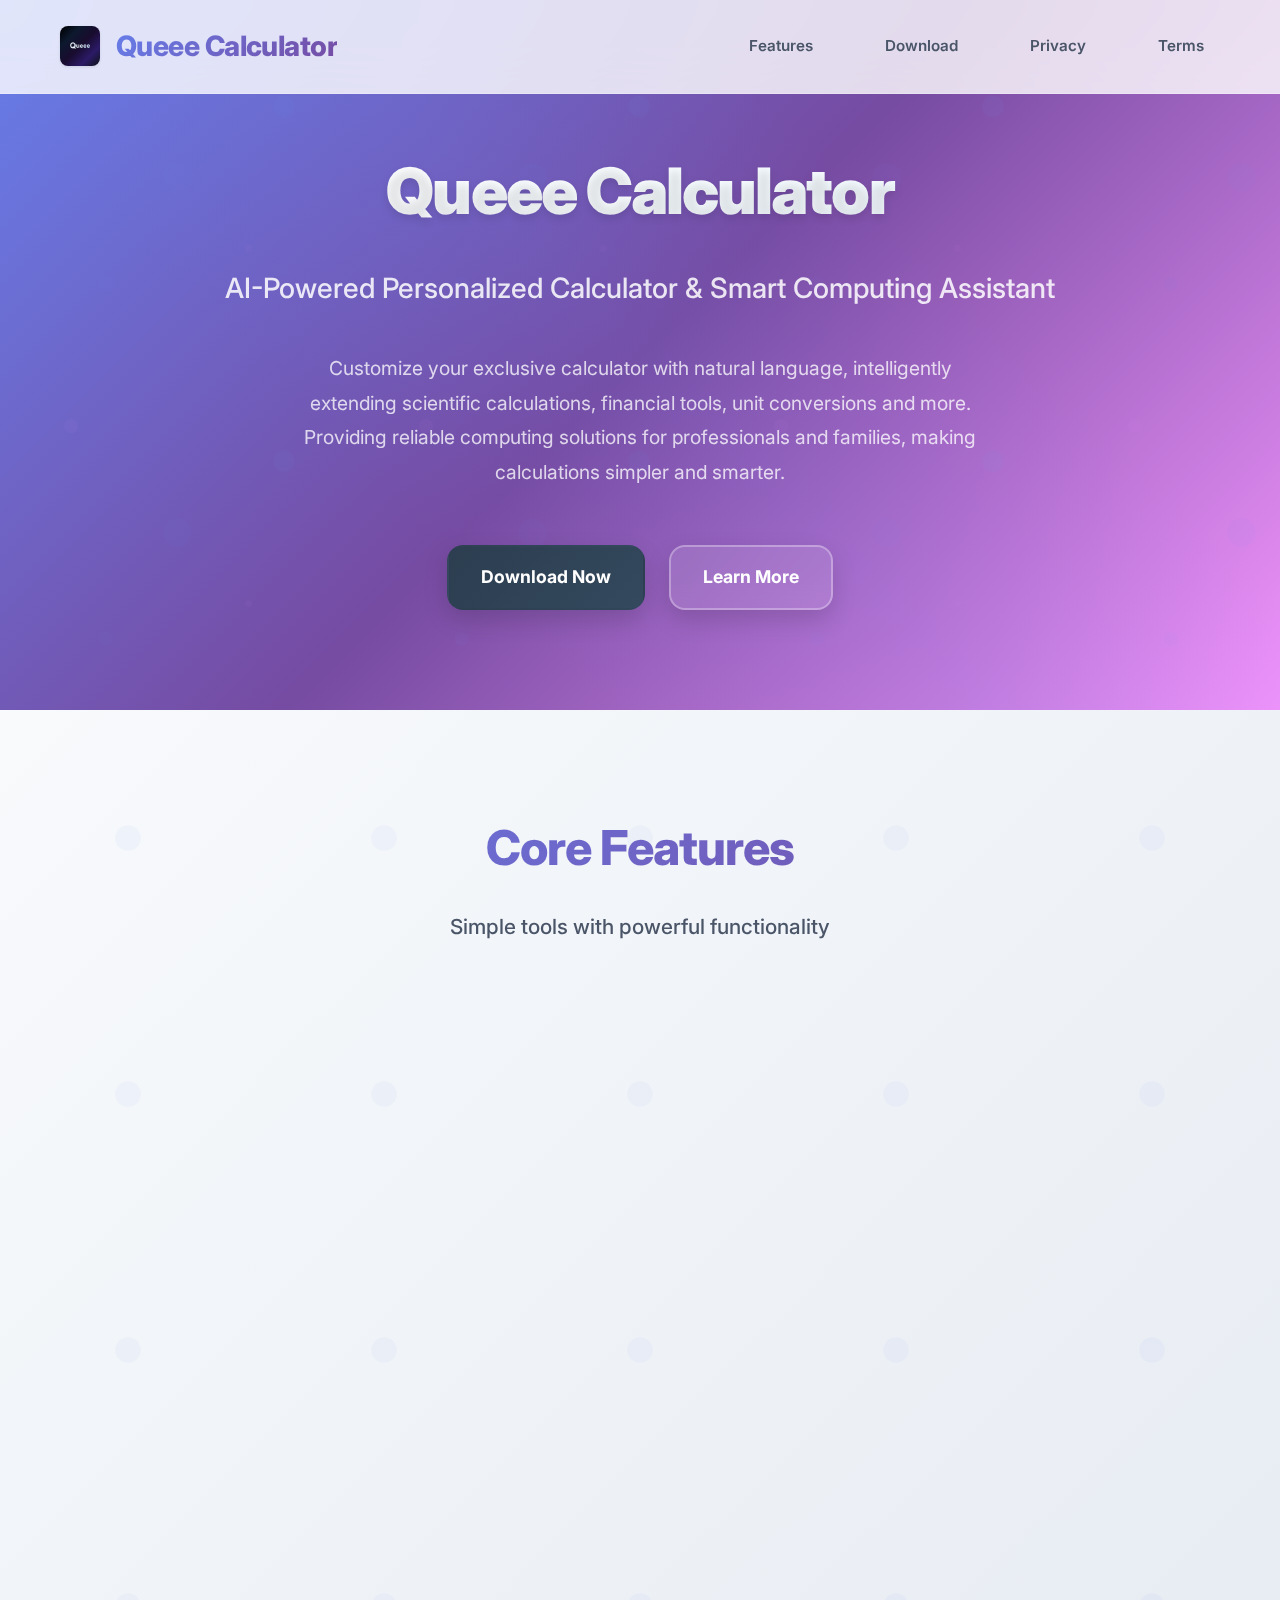
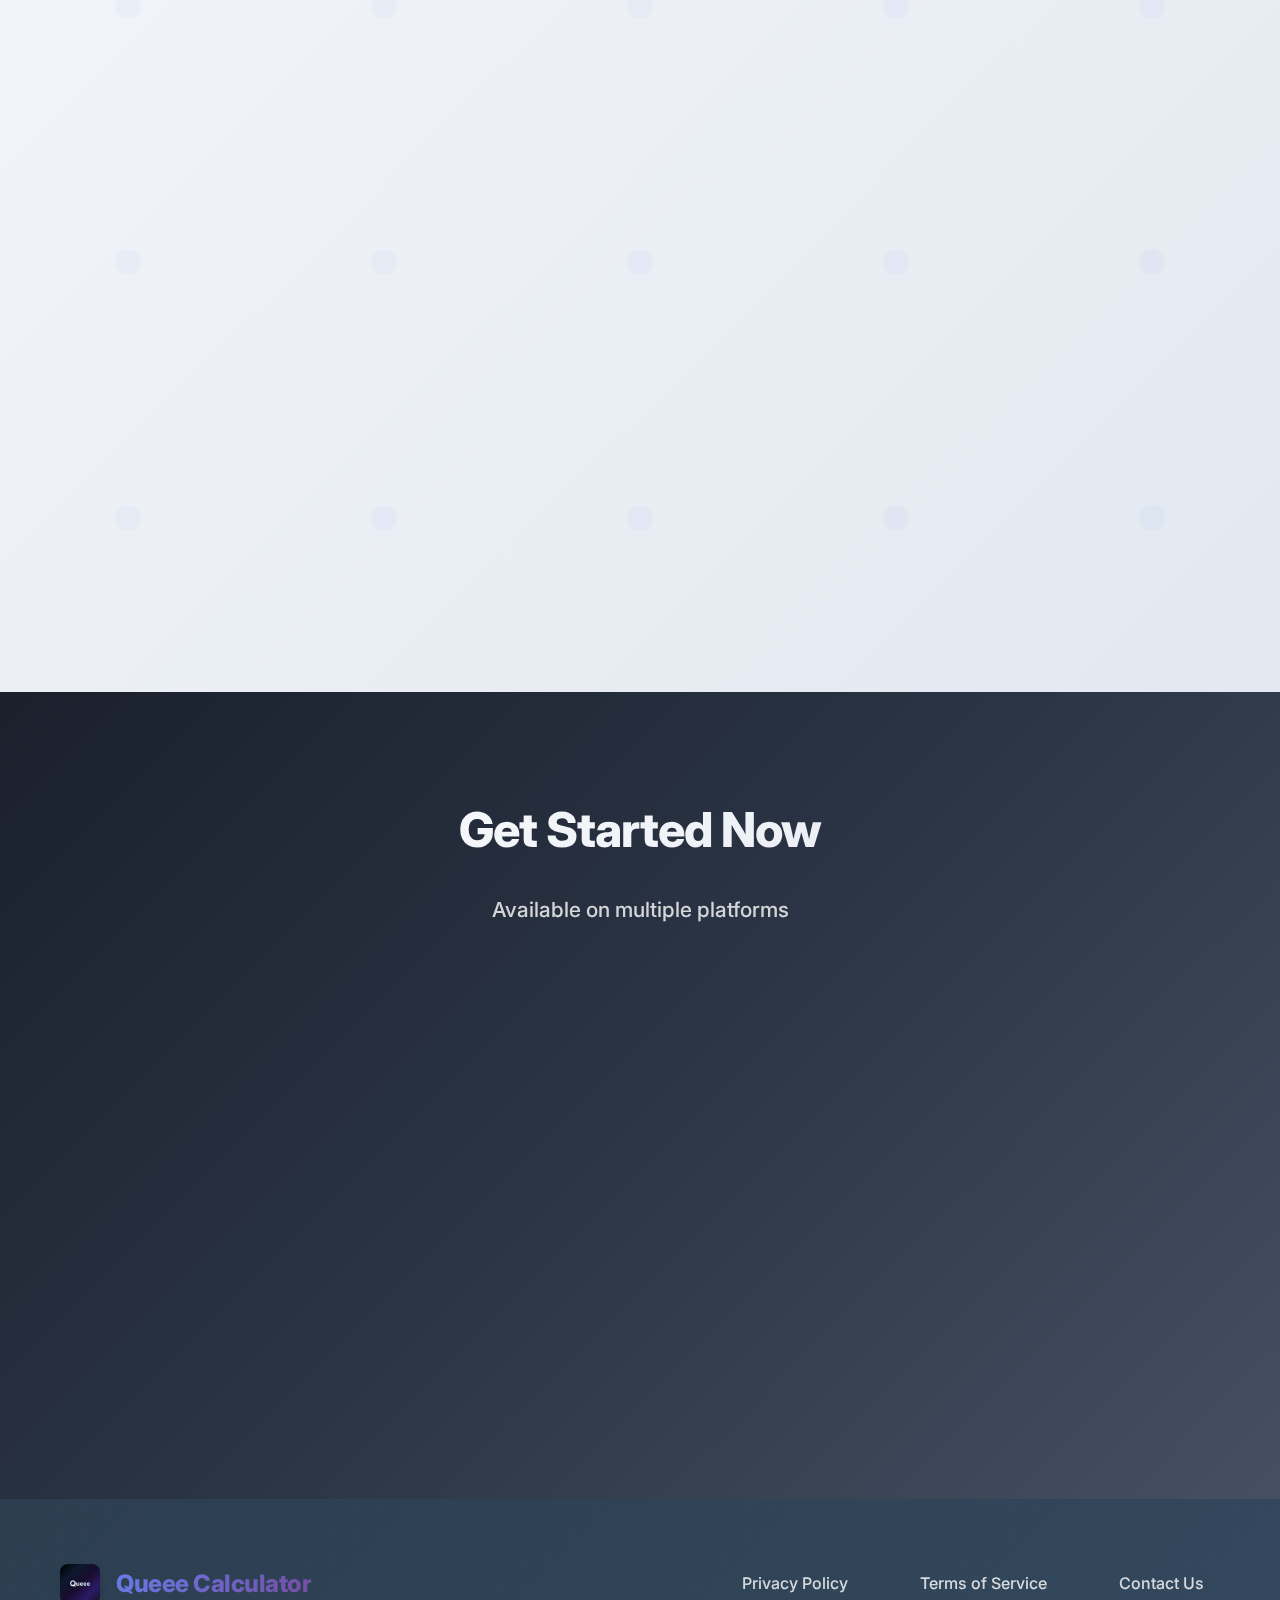
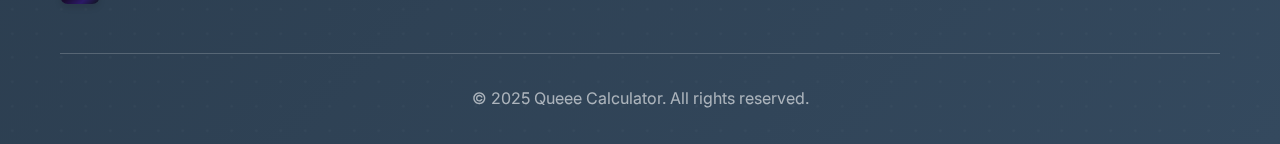
<file: index.html>
<!DOCTYPE html>
<html lang="en">
<head>
    <meta charset="UTF-8">
    <meta name="viewport" content="width=device-width, initial-scale=1.0">
    <title>Queee Calculator - AI-Powered Personalized Calculator</title>
    <meta name="description" content="AI-powered personalized calculator - Customize your exclusive calculator with natural language, supporting scientific calculations, financial tools, unit conversions and more">
    <meta name="keywords" content="calculator,AI calculator,scientific calculator,financial calculator,personalized calculator,Queee Calculator">
    <link rel="preconnect" href="https://fonts.googleapis.com">
    <link rel="preconnect" href="https://fonts.gstatic.com" crossorigin>
    <link href="https://fonts.googleapis.com/css2?family=Inter:wght@400;500;600;700;800;900&display=swap" rel="stylesheet">
    <link rel="stylesheet" href="styles.css">
    <link rel="icon" type="image/png" href="assets/icon/app_icon.png">
</head>
<body>
    <!-- 导航栏 -->
    <nav class="navbar">
        <div class="nav-container">
            <div class="nav-logo">
                <img src="assets/icon/app_icon.png" alt="Queee Calculator" class="logo-img">
                <span class="logo-text">Queee Calculator</span>
            </div>
            <div class="nav-menu">
                <a href="#features" class="nav-link">Features</a>
                <a href="#download" class="nav-link">Download</a>
                <a href="privacy.html" class="nav-link">Privacy</a>
                <a href="terms.html" class="nav-link">Terms</a>
            </div>
        </div>
    </nav>

    <!-- 主页英雄区域 -->
    <section class="hero">
        <div class="hero-container">
            <h1 class="hero-title">Queee Calculator</h1>
            <p class="hero-subtitle">AI-Powered Personalized Calculator & Smart Computing Assistant</p>
            <p class="hero-description">
                Customize your exclusive calculator with natural language, intelligently extending scientific calculations, financial tools, unit conversions and more.
                Providing reliable computing solutions for professionals and families, making calculations simpler and smarter.
            </p>
            <div class="hero-buttons">
                <a href="#download" class="btn btn-primary">Download Now</a>
                <a href="#features" class="btn btn-secondary">Learn More</a>
            </div>
        </div>
    </section>

    <!-- 核心功能特性 -->
    <section id="features" class="features">
        <div class="container">
            <h2 class="section-title">Core Features</h2>
            <p class="section-subtitle">Simple tools with powerful functionality</p>
            
            <div class="features-grid">
                <div class="feature-card">
                    <div class="feature-icon">
                        <svg width="48" height="48" viewBox="0 0 24 24" fill="none" stroke="currentColor" stroke-width="2">
                            <circle cx="12" cy="12" r="3"/>
                            <path d="M12 1v6m0 6v6m11-7h-6m-6 0H1"/>
                            <path d="M20.2 20.2l-4.2-4.2m0 0l-4.2-4.2m4.2 4.2l4.2-4.2m-4.2 4.2l-4.2 4.2"/>
                            <path d="M3.8 3.8l4.2 4.2m0 0l4.2 4.2m-4.2-4.2L3.8 3.8m4.2 4.2l4.2 4.2"/>
                        </svg>
                    </div>
                    <h3 class="feature-title">AI Function Designer</h3>
                    <p class="feature-description">
                        Describe your needs in natural language, and AI will automatically design and extend calculator functions for you.
                        Supports professional function customization including scientific calculations, financial tools, and unit conversions.
                    </p>
                </div>

                <div class="feature-card">
                    <div class="feature-icon">
                        <svg width="48" height="48" viewBox="0 0 24 24" fill="none" stroke="currentColor" stroke-width="2">
                            <rect x="3" y="3" width="18" height="18" rx="2" ry="2"/>
                            <circle cx="9" cy="9" r="2"/>
                            <path d="M21 15l-3.086-3.086a2 2 0 00-2.828 0L6 21"/>
                            <path d="M12 8v8m-4-4h8"/>
                            <circle cx="12" cy="12" r="1" fill="currentColor"/>
                        </svg>
                    </div>
                    <h3 class="feature-title">Image Generation Workshop</h3>
                    <p class="feature-description">
                        Intelligently generate calculator interface backgrounds and themes, personalize your exclusive calculator appearance.
                        Supports multiple style themes, making your calculator unique.
                    </p>
                </div>

                <div class="feature-card">
                    <div class="feature-icon">
                        <svg width="48" height="48" viewBox="0 0 24 24" fill="none" stroke="currentColor" stroke-width="2">
                            <rect x="2" y="3" width="20" height="14" rx="2" ry="2"/>
                            <line x1="8" y1="21" x2="16" y2="21"/>
                            <line x1="12" y1="17" x2="12" y2="21"/>
                            <path d="M7 8h10M7 12h10M7 16h6"/>
                            <circle cx="18" cy="6" r="1" fill="currentColor"/>
                            <circle cx="6" cy="6" r="1" fill="currentColor"/>
                        </svg>
                    </div>
                    <h3 class="feature-title">Smart Computing Engine</h3>
                    <p class="feature-description">
                        Powerful scientific computing engine supporting advanced calculation functions including trigonometric functions, logarithms, exponentials, and statistics.
                        Precise mathematical expression parsing ensures calculation accuracy.
                    </p>
                </div>

                <div class="feature-card">
                    <div class="feature-icon">
                        <svg width="48" height="48" viewBox="0 0 24 24" fill="none" stroke="currentColor" stroke-width="2">
                            <circle cx="12" cy="12" r="10"/>
                            <path d="M12 6v12"/>
                            <path d="M17 12H7"/>
                            <path d="M12 2v4M12 18v4M4 12h4M16 12h4"/>
                            <circle cx="12" cy="8" r="1" fill="currentColor"/>
                            <circle cx="12" cy="16" r="1" fill="currentColor"/>
                        </svg>
                    </div>
                    <h3 class="feature-title">Financial Calculation Tools</h3>
                    <p class="feature-description">
                        Professional financial calculation functions including compound interest calculations, loan calculations, and return on investment.
                        Supports multiple currency conversions and exchange rate calculations to meet business and investment needs.
                    </p>
                </div>

                <div class="feature-card">
                    <div class="feature-icon">
                        <svg width="48" height="48" viewBox="0 0 24 24" fill="none" stroke="currentColor" stroke-width="2">
                            <path d="M3 9l9-7 9 7v11a2 2 0 01-2 2H5a2 2 0 01-2-2z"/>
                            <polyline points="9,22 9,12 15,12 15,22"/>
                            <path d="M12 2v6M12 16v6M6 8l6-6 6 6M6 16l6 6 6-6"/>
                            <circle cx="12" cy="12" r="2" fill="currentColor"/>
                        </svg>
                    </div>
                    <h3 class="feature-title">Cross-Platform Sync</h3>
                    <p class="feature-description">
                        Supports multiple platforms including iOS, Android, macOS, and Windows with cloud data synchronization.
                        Access your personalized calculator configurations and calculation history anytime, anywhere.
                    </p>
                </div>

                <div class="feature-card">
                    <div class="feature-icon">
                        <svg width="48" height="48" viewBox="0 0 24 24" fill="none" stroke="currentColor" stroke-width="2">
                            <rect x="3" y="11" width="18" height="11" rx="2" ry="2"/>
                            <circle cx="12" cy="16" r="1"/>
                            <path d="M7 11V7a5 5 0 0110 0v4"/>
                            <path d="M12 1v6M12 17v6M6 7l6-6 6 6M6 17l6 6 6-6"/>
                            <circle cx="12" cy="12" r="2" fill="currentColor"/>
                        </svg>
                    </div>
                    <h3 class="feature-title">Privacy & Security Protection</h3>
                    <p class="feature-description">
                        Local computing processing protects your data privacy. Supports offline use,
                        ensuring sensitive calculation data won't be leaked, making calculations more secure and reliable.
                    </p>
                </div>
            </div>
        </div>
    </section>

    <!-- 下载区域 -->
    <section id="download" class="download">
        <div class="container">
            <h2 class="section-title">Get Started Now</h2>
            <p class="section-subtitle">Available on multiple platforms</p>
            
            <div class="download-grid">
                <div class="download-card">
                    <div class="download-icon">
                        <svg width="48" height="48" viewBox="0 0 24 24" fill="none" stroke="currentColor" stroke-width="2">
                            <path d="M18 8A6 6 0 0 0 6 8c0 7-3 9-3 9h18s-3-2-3-9"/>
                            <path d="M13.73 21a2 2 0 0 1-3.46 0"/>
                        </svg>
                    </div>
                    <h3>iOS</h3>
                    <p>Download from App Store</p>
                    <a href="#" class="btn btn-primary">App Store</a>
                </div>

                <div class="download-card">
                    <div class="download-icon">
                        <svg width="48" height="48" viewBox="0 0 24 24" fill="none" stroke="currentColor" stroke-width="2">
                            <rect x="5" y="2" width="14" height="20" rx="2" ry="2"/>
                            <line x1="12" y1="18" x2="12.01" y2="18"/>
                        </svg>
                    </div>
                    <h3>Android</h3>
                    <p>Download from Google Play</p>
                    <a href="#" class="btn btn-primary">Google Play</a>
                </div>
            </div>
        </div>
    </section>

    <!-- 页脚 -->
    <footer class="footer">
        <div class="container">
            <div class="footer-content">
                <div class="footer-logo">
                    <img src="assets/icon/app_icon.png" alt="Queee Calculator" class="logo-img">
                    <span class="logo-text">Queee Calculator</span>
                </div>
                <div class="footer-links">
                    <a href="privacy.html">Privacy Policy</a>
                    <a href="terms.html">Terms of Service</a>
                    <a href="mailto:xiongsl2013@gmail.com">Contact Us</a>
                </div>
            </div>
            <div class="footer-bottom">
                <p>&copy; 2025 Queee Calculator. All rights reserved.</p>
            </div>
        </div>
    </footer>

    <script src="script.js"></script>
</body>
</html>
</file>
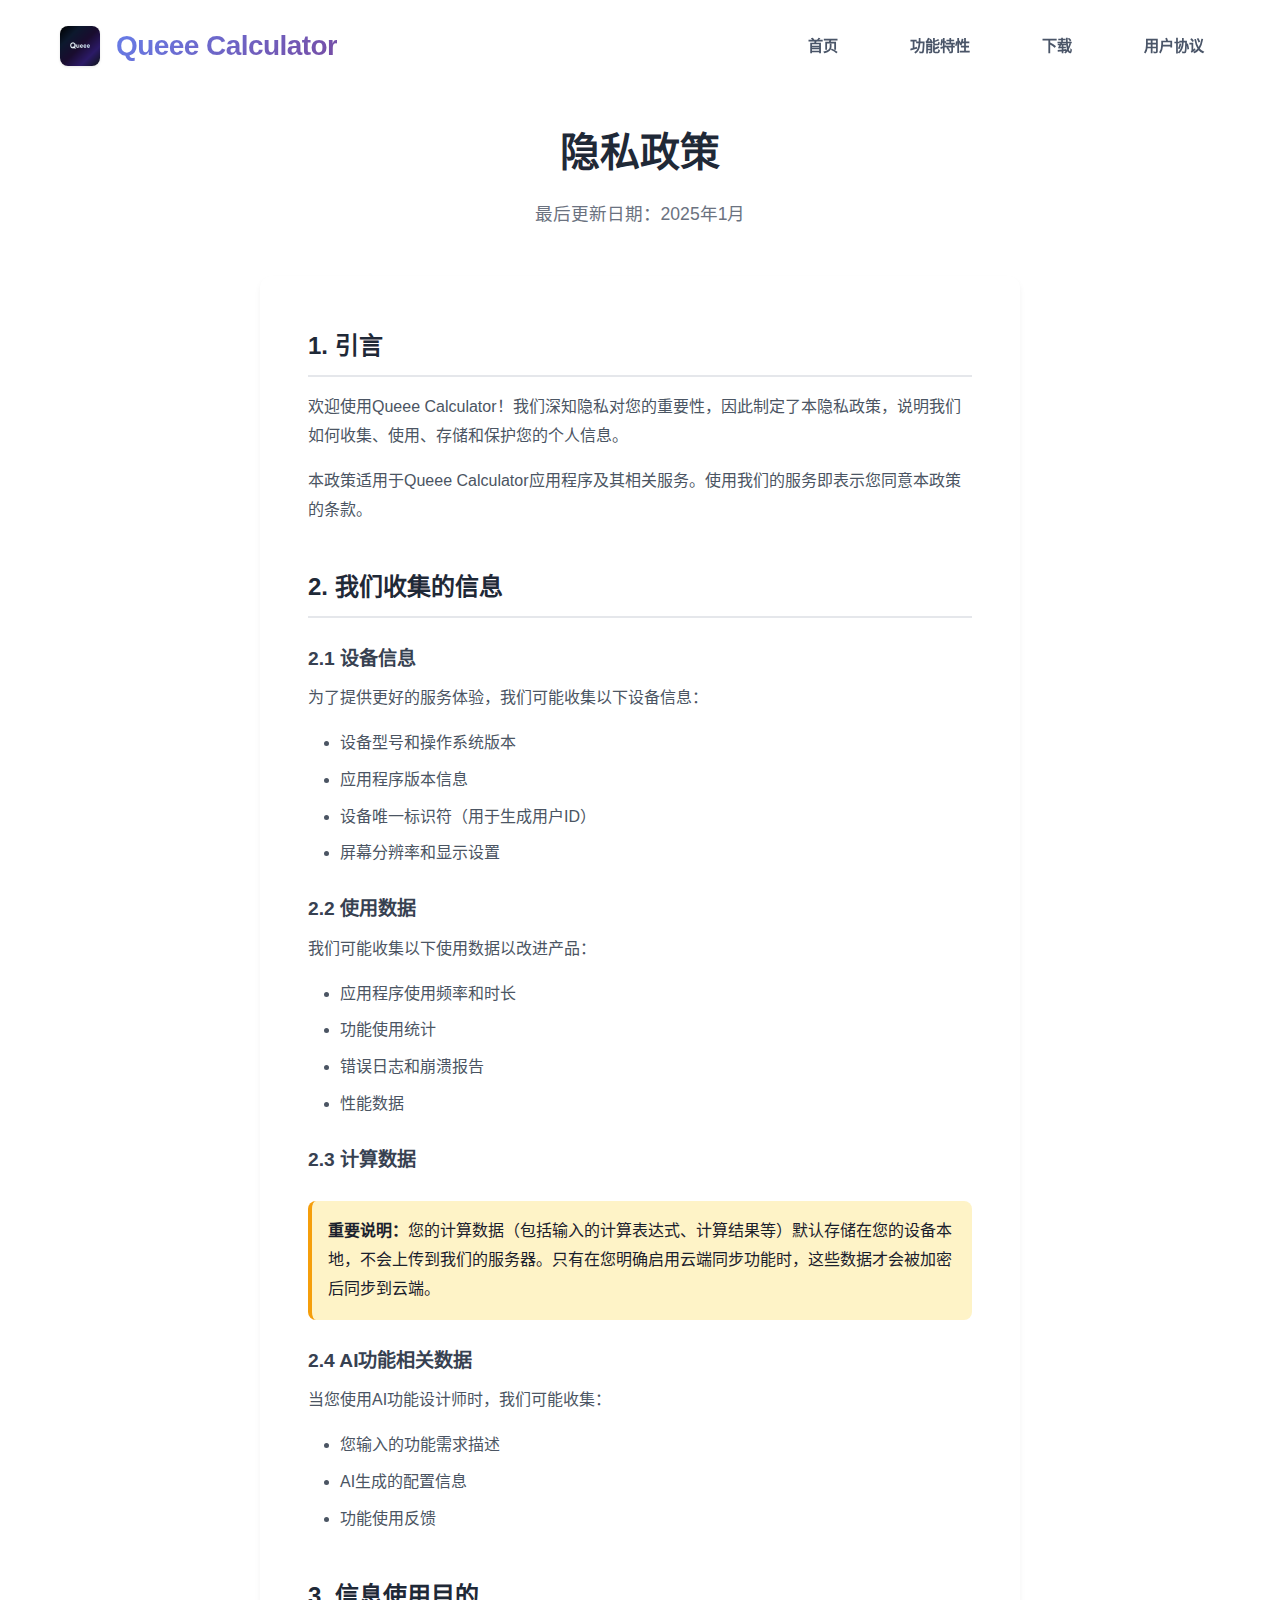
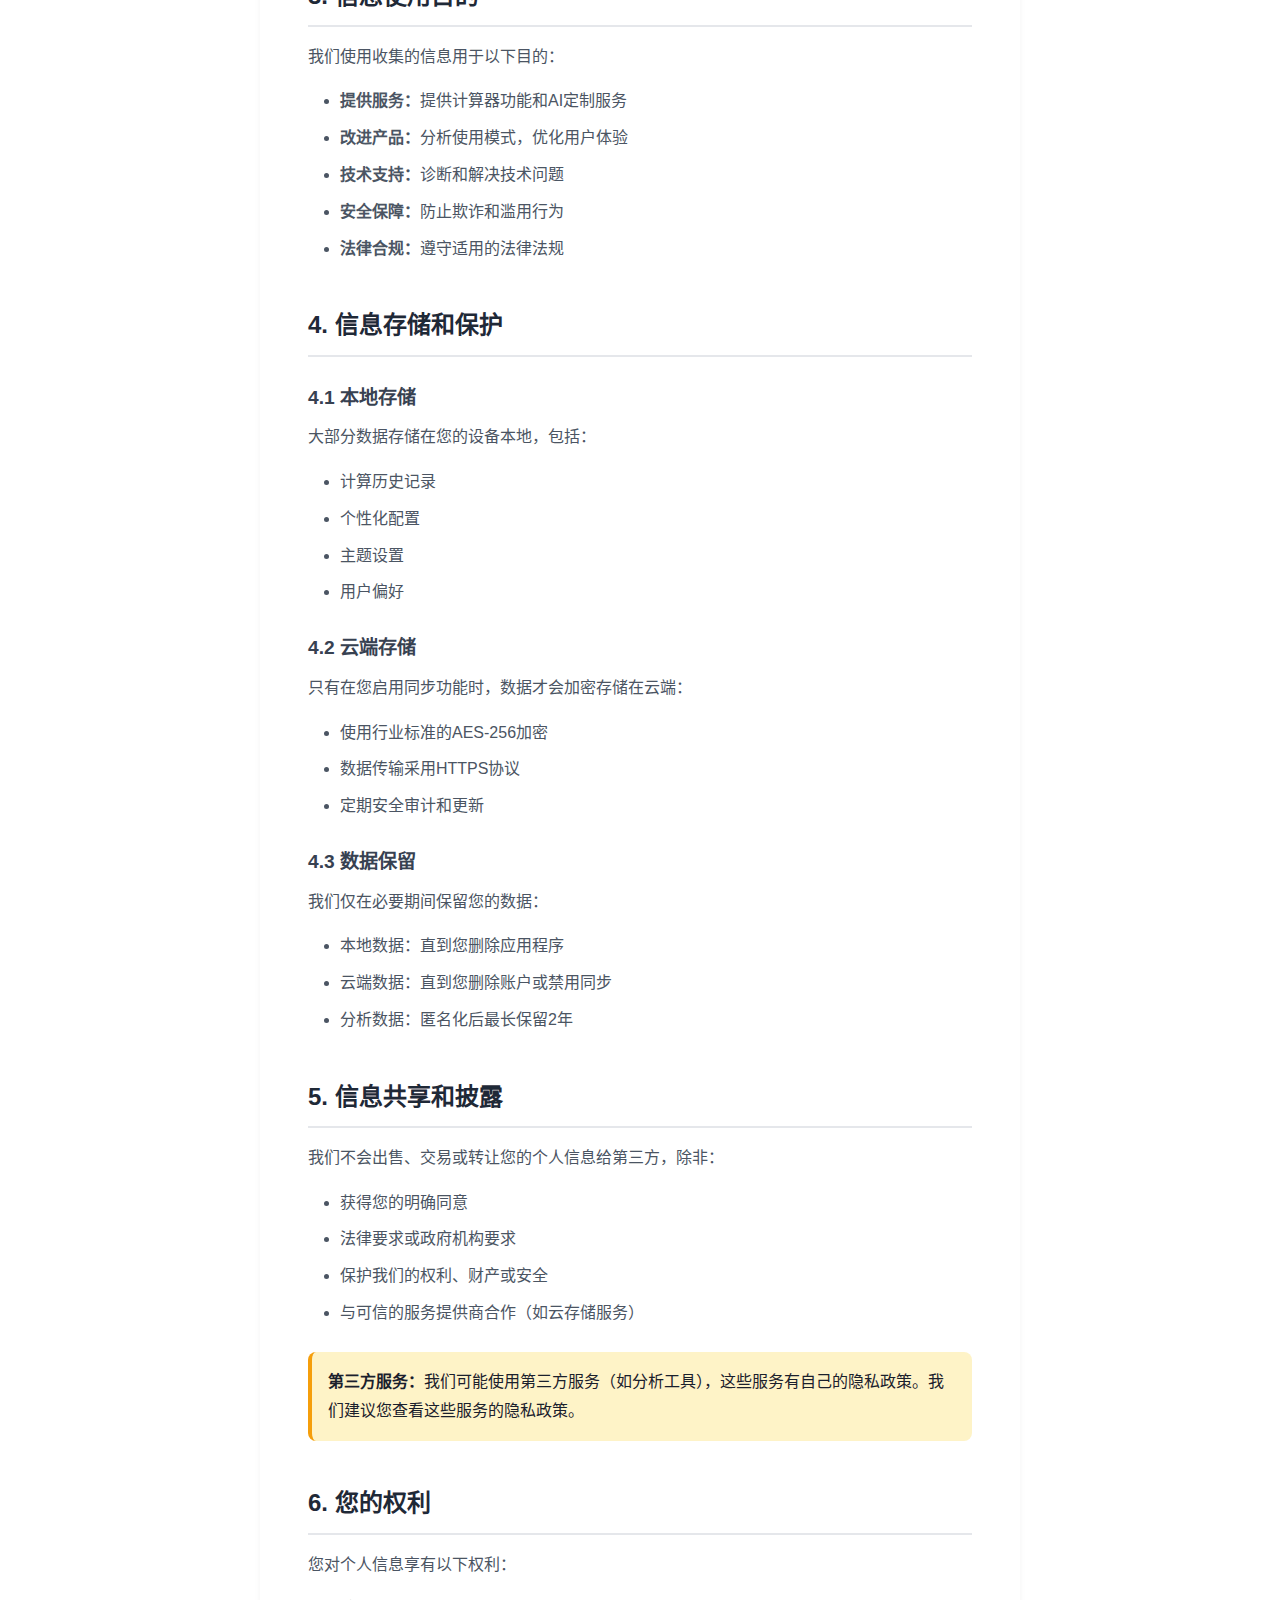
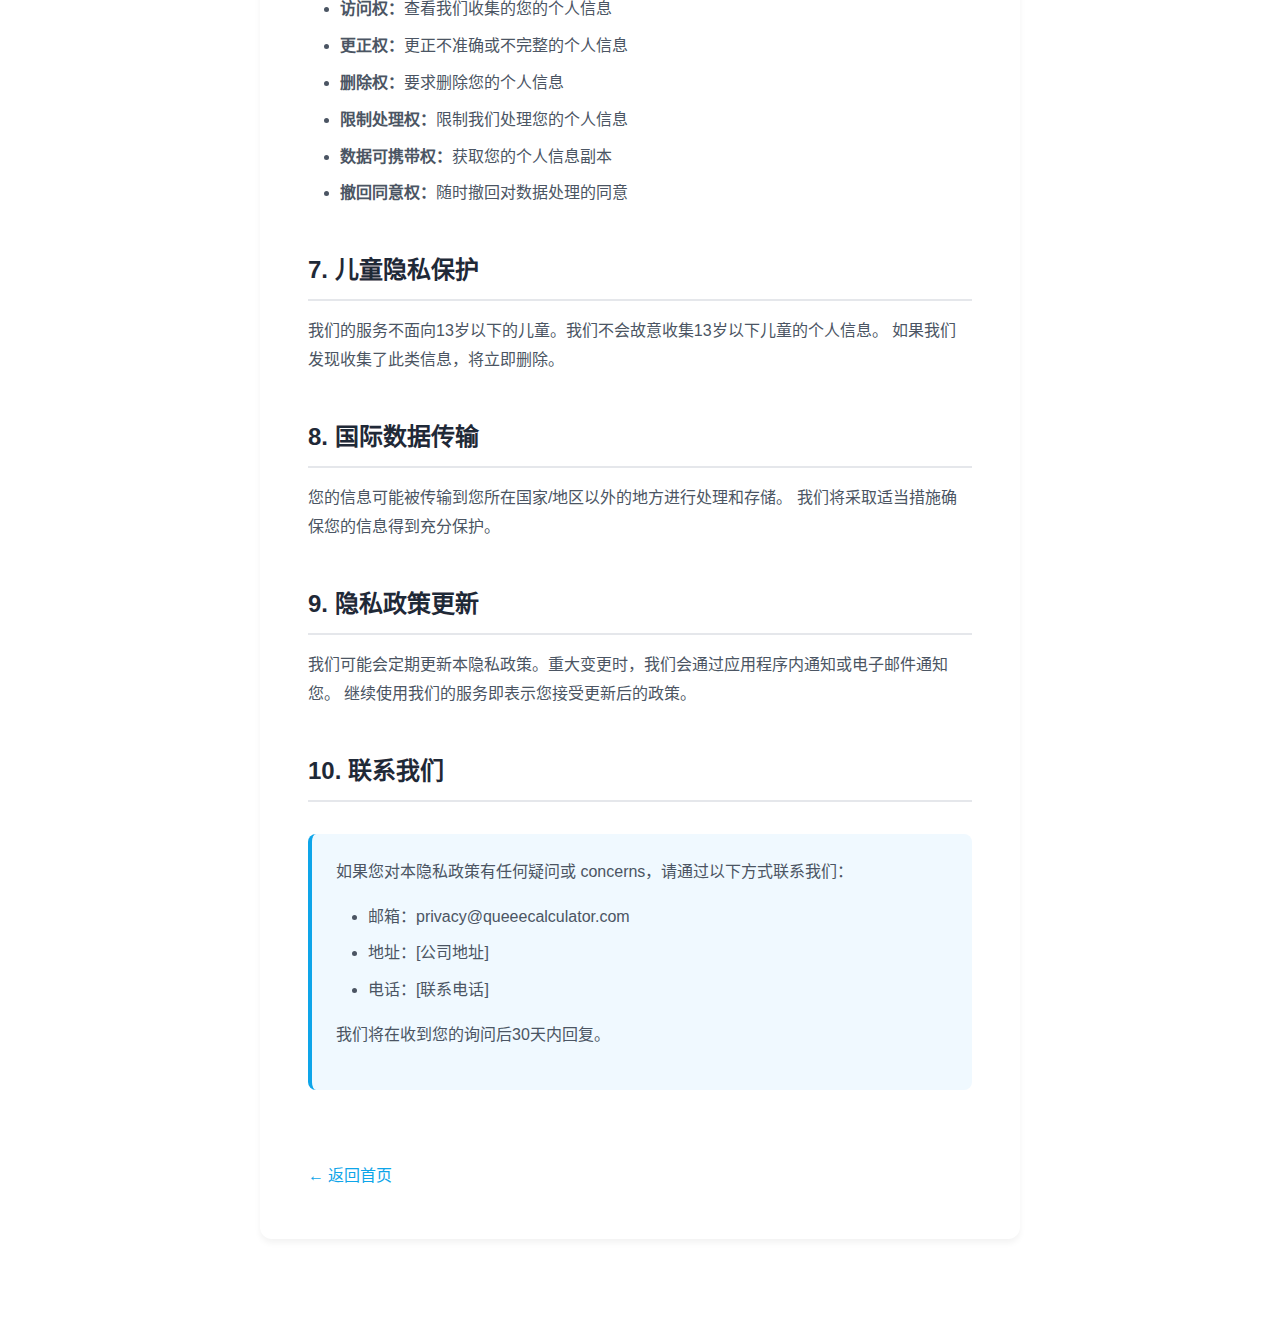
<file: privacy.html>
<!DOCTYPE html>
<html lang="zh-CN">
<head>
    <meta charset="UTF-8">
    <meta name="viewport" content="width=device-width, initial-scale=1.0">
    <title>隐私政策 - Queee Calculator</title>
    <meta name="description" content="Queee Calculator隐私政策 - 了解我们如何收集、使用和保护您的个人信息">
    <link rel="stylesheet" href="styles.css">
    <link rel="icon" type="image/png" href="assets/icon/app_icon.png">
    <style>
        .privacy-container {
            max-width: 800px;
            margin: 0 auto;
            padding: 120px 20px 80px;
        }
        
        .privacy-header {
            text-align: center;
            margin-bottom: 3rem;
        }
        
        .privacy-title {
            font-size: 2.5rem;
            font-weight: 700;
            color: #1f2937;
            margin-bottom: 1rem;
        }
        
        .privacy-subtitle {
            font-size: 1.1rem;
            color: #6b7280;
        }
        
        .privacy-content {
            background: white;
            padding: 3rem;
            border-radius: 12px;
            box-shadow: 0 4px 6px rgba(0, 0, 0, 0.05);
            line-height: 1.8;
        }
        
        .privacy-section {
            margin-bottom: 2.5rem;
        }
        
        .privacy-section h2 {
            font-size: 1.5rem;
            font-weight: 600;
            color: #1f2937;
            margin-bottom: 1rem;
            padding-bottom: 0.5rem;
            border-bottom: 2px solid #e5e7eb;
        }
        
        .privacy-section h3 {
            font-size: 1.2rem;
            font-weight: 600;
            color: #374151;
            margin: 1.5rem 0 0.5rem;
        }
        
        .privacy-section p {
            margin-bottom: 1rem;
            color: #4b5563;
        }
        
        .privacy-section ul {
            margin: 1rem 0;
            padding-left: 2rem;
        }
        
        .privacy-section li {
            margin-bottom: 0.5rem;
            color: #4b5563;
        }
        
        .highlight {
            background-color: #fef3c7;
            padding: 1rem;
            border-radius: 8px;
            border-left: 4px solid #f59e0b;
            margin: 1.5rem 0;
        }
        
        .contact-info {
            background-color: #f0f9ff;
            padding: 1.5rem;
            border-radius: 8px;
            border-left: 4px solid #0ea5e9;
            margin: 2rem 0;
        }
        
        .back-link {
            display: inline-block;
            margin-top: 2rem;
            color: #0ea5e9;
            text-decoration: none;
            font-weight: 500;
        }
        
        .back-link:hover {
            text-decoration: underline;
        }
        
        @media (max-width: 768px) {
            .privacy-container {
                padding: 100px 15px 60px;
            }
            
            .privacy-content {
                padding: 2rem;
            }
            
            .privacy-title {
                font-size: 2rem;
            }
        }
    </style>
</head>
<body>
    <!-- 导航栏 -->
    <nav class="navbar">
        <div class="nav-container">
            <div class="nav-logo">
                <img src="assets/icon/app_icon.png" alt="Queee Calculator" class="logo-img">
                <span class="logo-text">Queee Calculator</span>
            </div>
            <div class="nav-menu">
                <a href="index.html" class="nav-link">首页</a>
                <a href="index.html#features" class="nav-link">功能特性</a>
                <a href="index.html#download" class="nav-link">下载</a>
                <a href="terms.html" class="nav-link">用户协议</a>
            </div>
        </div>
    </nav>

    <div class="privacy-container">
        <div class="privacy-header">
            <h1 class="privacy-title">隐私政策</h1>
            <p class="privacy-subtitle">最后更新日期：2025年1月</p>
        </div>

        <div class="privacy-content">
            <div class="privacy-section">
                <h2>1. 引言</h2>
                <p>
                    欢迎使用Queee Calculator！我们深知隐私对您的重要性，因此制定了本隐私政策，说明我们如何收集、使用、存储和保护您的个人信息。
                </p>
                <p>
                    本政策适用于Queee Calculator应用程序及其相关服务。使用我们的服务即表示您同意本政策的条款。
                </p>
            </div>

            <div class="privacy-section">
                <h2>2. 我们收集的信息</h2>
                
                <h3>2.1 设备信息</h3>
                <p>为了提供更好的服务体验，我们可能收集以下设备信息：</p>
                <ul>
                    <li>设备型号和操作系统版本</li>
                    <li>应用程序版本信息</li>
                    <li>设备唯一标识符（用于生成用户ID）</li>
                    <li>屏幕分辨率和显示设置</li>
                </ul>

                <h3>2.2 使用数据</h3>
                <p>我们可能收集以下使用数据以改进产品：</p>
                <ul>
                    <li>应用程序使用频率和时长</li>
                    <li>功能使用统计</li>
                    <li>错误日志和崩溃报告</li>
                    <li>性能数据</li>
                </ul>

                <h3>2.3 计算数据</h3>
                <div class="highlight">
                    <strong>重要说明：</strong>您的计算数据（包括输入的计算表达式、计算结果等）默认存储在您的设备本地，不会上传到我们的服务器。只有在您明确启用云端同步功能时，这些数据才会被加密后同步到云端。
                </div>

                <h3>2.4 AI功能相关数据</h3>
                <p>当您使用AI功能设计师时，我们可能收集：</p>
                <ul>
                    <li>您输入的功能需求描述</li>
                    <li>AI生成的配置信息</li>
                    <li>功能使用反馈</li>
                </ul>
            </div>

            <div class="privacy-section">
                <h2>3. 信息使用目的</h2>
                <p>我们使用收集的信息用于以下目的：</p>
                <ul>
                    <li><strong>提供服务：</strong>提供计算器功能和AI定制服务</li>
                    <li><strong>改进产品：</strong>分析使用模式，优化用户体验</li>
                    <li><strong>技术支持：</strong>诊断和解决技术问题</li>
                    <li><strong>安全保障：</strong>防止欺诈和滥用行为</li>
                    <li><strong>法律合规：</strong>遵守适用的法律法规</li>
                </ul>
            </div>

            <div class="privacy-section">
                <h2>4. 信息存储和保护</h2>
                
                <h3>4.1 本地存储</h3>
                <p>大部分数据存储在您的设备本地，包括：</p>
                <ul>
                    <li>计算历史记录</li>
                    <li>个性化配置</li>
                    <li>主题设置</li>
                    <li>用户偏好</li>
                </ul>

                <h3>4.2 云端存储</h3>
                <p>只有在您启用同步功能时，数据才会加密存储在云端：</p>
                <ul>
                    <li>使用行业标准的AES-256加密</li>
                    <li>数据传输采用HTTPS协议</li>
                    <li>定期安全审计和更新</li>
                </ul>

                <h3>4.3 数据保留</h3>
                <p>我们仅在必要期间保留您的数据：</p>
                <ul>
                    <li>本地数据：直到您删除应用程序</li>
                    <li>云端数据：直到您删除账户或禁用同步</li>
                    <li>分析数据：匿名化后最长保留2年</li>
                </ul>
            </div>

            <div class="privacy-section">
                <h2>5. 信息共享和披露</h2>
                <p>我们不会出售、交易或转让您的个人信息给第三方，除非：</p>
                <ul>
                    <li>获得您的明确同意</li>
                    <li>法律要求或政府机构要求</li>
                    <li>保护我们的权利、财产或安全</li>
                    <li>与可信的服务提供商合作（如云存储服务）</li>
                </ul>
                
                <div class="highlight">
                    <strong>第三方服务：</strong>我们可能使用第三方服务（如分析工具），这些服务有自己的隐私政策。我们建议您查看这些服务的隐私政策。
                </div>
            </div>

            <div class="privacy-section">
                <h2>6. 您的权利</h2>
                <p>您对个人信息享有以下权利：</p>
                <ul>
                    <li><strong>访问权：</strong>查看我们收集的您的个人信息</li>
                    <li><strong>更正权：</strong>更正不准确或不完整的个人信息</li>
                    <li><strong>删除权：</strong>要求删除您的个人信息</li>
                    <li><strong>限制处理权：</strong>限制我们处理您的个人信息</li>
                    <li><strong>数据可携带权：</strong>获取您的个人信息副本</li>
                    <li><strong>撤回同意权：</strong>随时撤回对数据处理的同意</li>
                </ul>
            </div>

            <div class="privacy-section">
                <h2>7. 儿童隐私保护</h2>
                <p>
                    我们的服务不面向13岁以下的儿童。我们不会故意收集13岁以下儿童的个人信息。
                    如果我们发现收集了此类信息，将立即删除。
                </p>
            </div>

            <div class="privacy-section">
                <h2>8. 国际数据传输</h2>
                <p>
                    您的信息可能被传输到您所在国家/地区以外的地方进行处理和存储。
                    我们将采取适当措施确保您的信息得到充分保护。
                </p>
            </div>

            <div class="privacy-section">
                <h2>9. 隐私政策更新</h2>
                <p>
                    我们可能会定期更新本隐私政策。重大变更时，我们会通过应用程序内通知或电子邮件通知您。
                    继续使用我们的服务即表示您接受更新后的政策。
                </p>
            </div>

            <div class="privacy-section">
                <h2>10. 联系我们</h2>
                <div class="contact-info">
                    <p>如果您对本隐私政策有任何疑问或 concerns，请通过以下方式联系我们：</p>
                    <ul>
                        <li>邮箱：privacy@queeecalculator.com</li>
                        <li>地址：[公司地址]</li>
                        <li>电话：[联系电话]</li>
                    </ul>
                    <p>我们将在收到您的询问后30天内回复。</p>
                </div>
            </div>

            <a href="index.html" class="back-link">← 返回首页</a>
        </div>
    </div>

    <script src="script.js"></script>
</body>
</html>
</file>
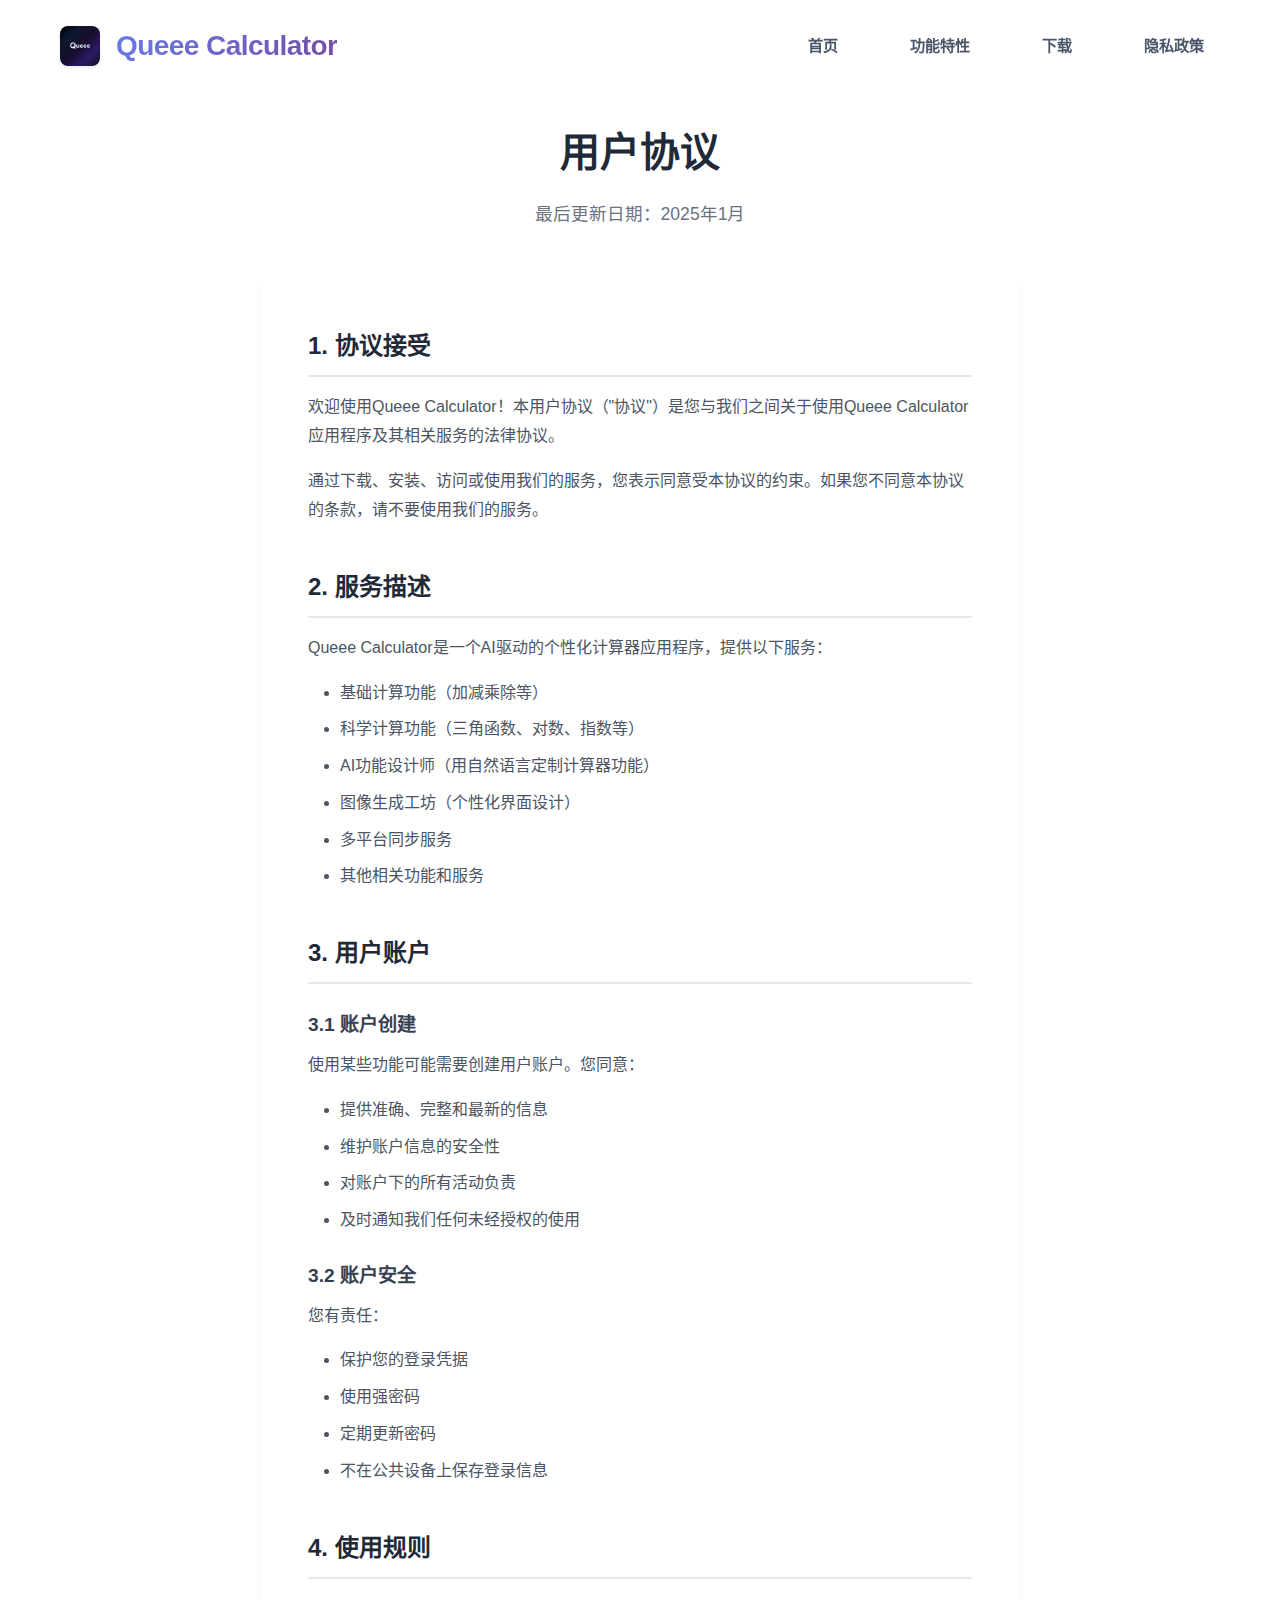
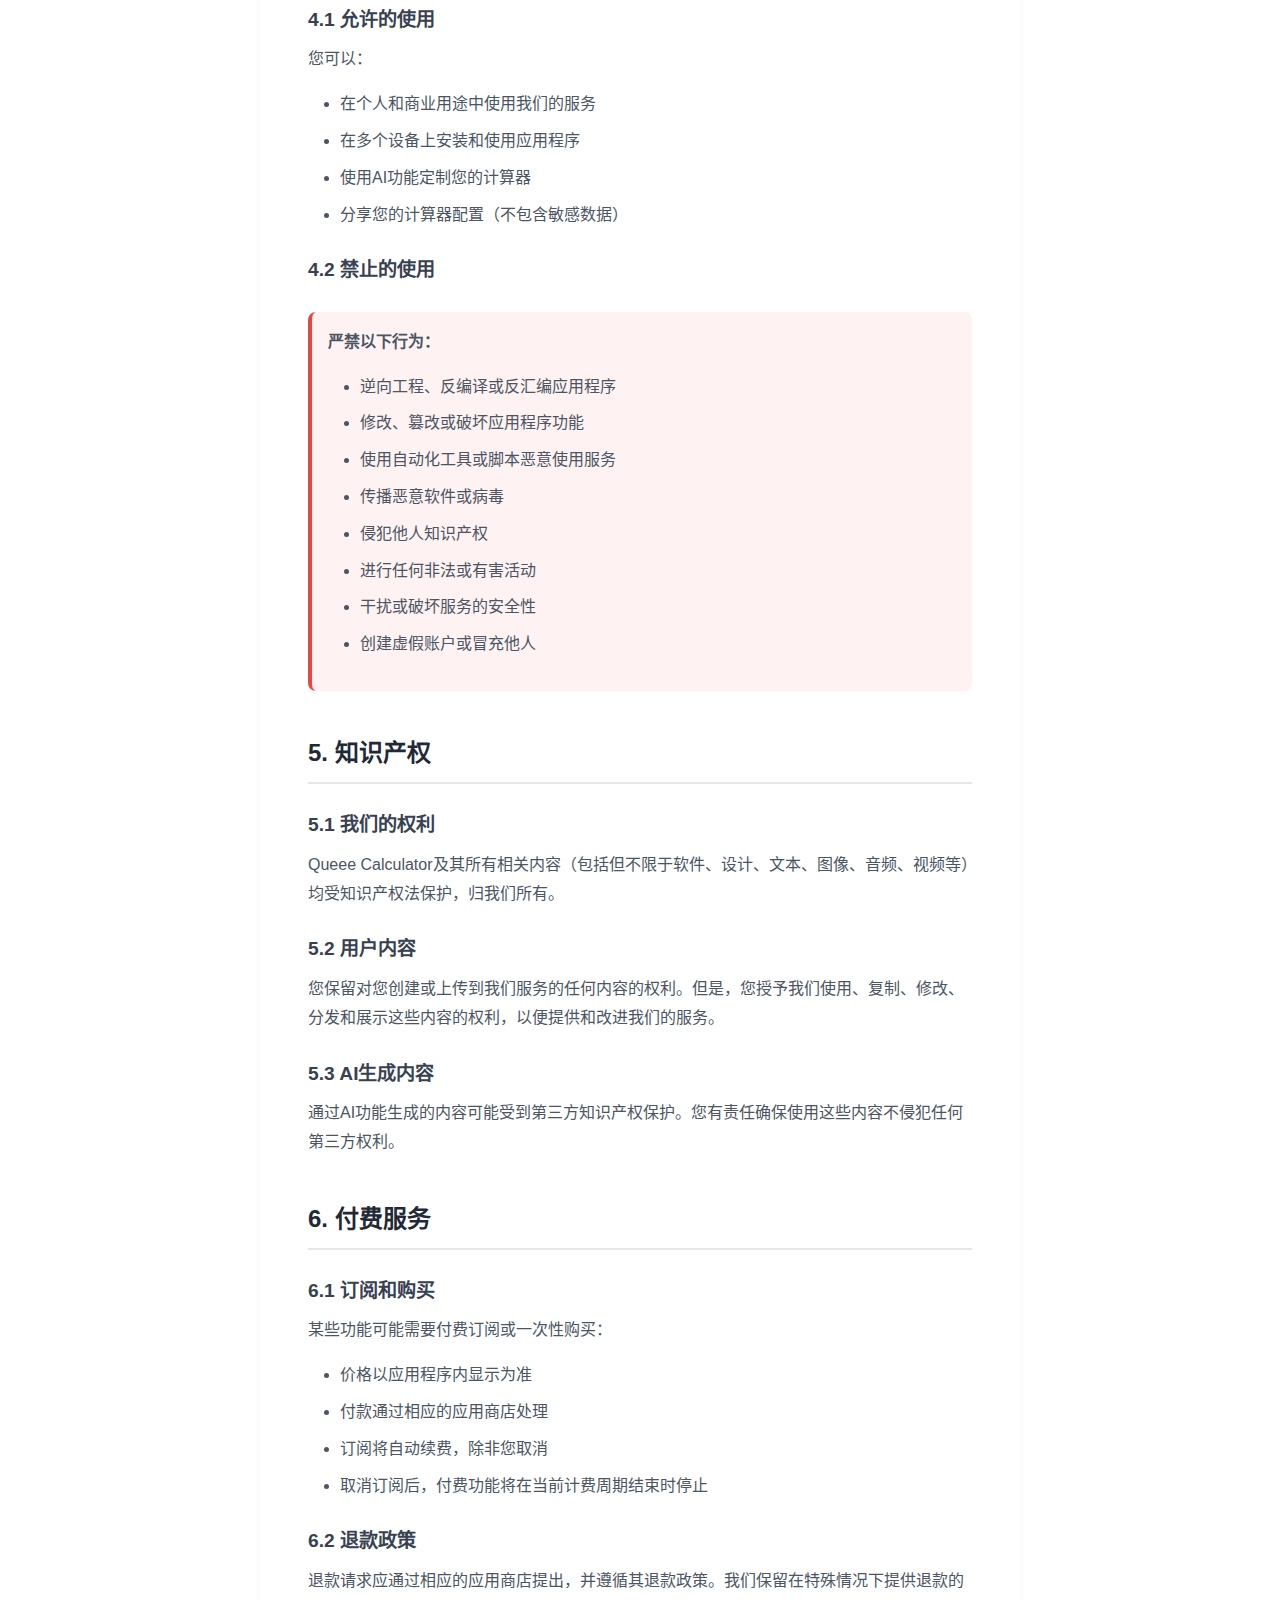
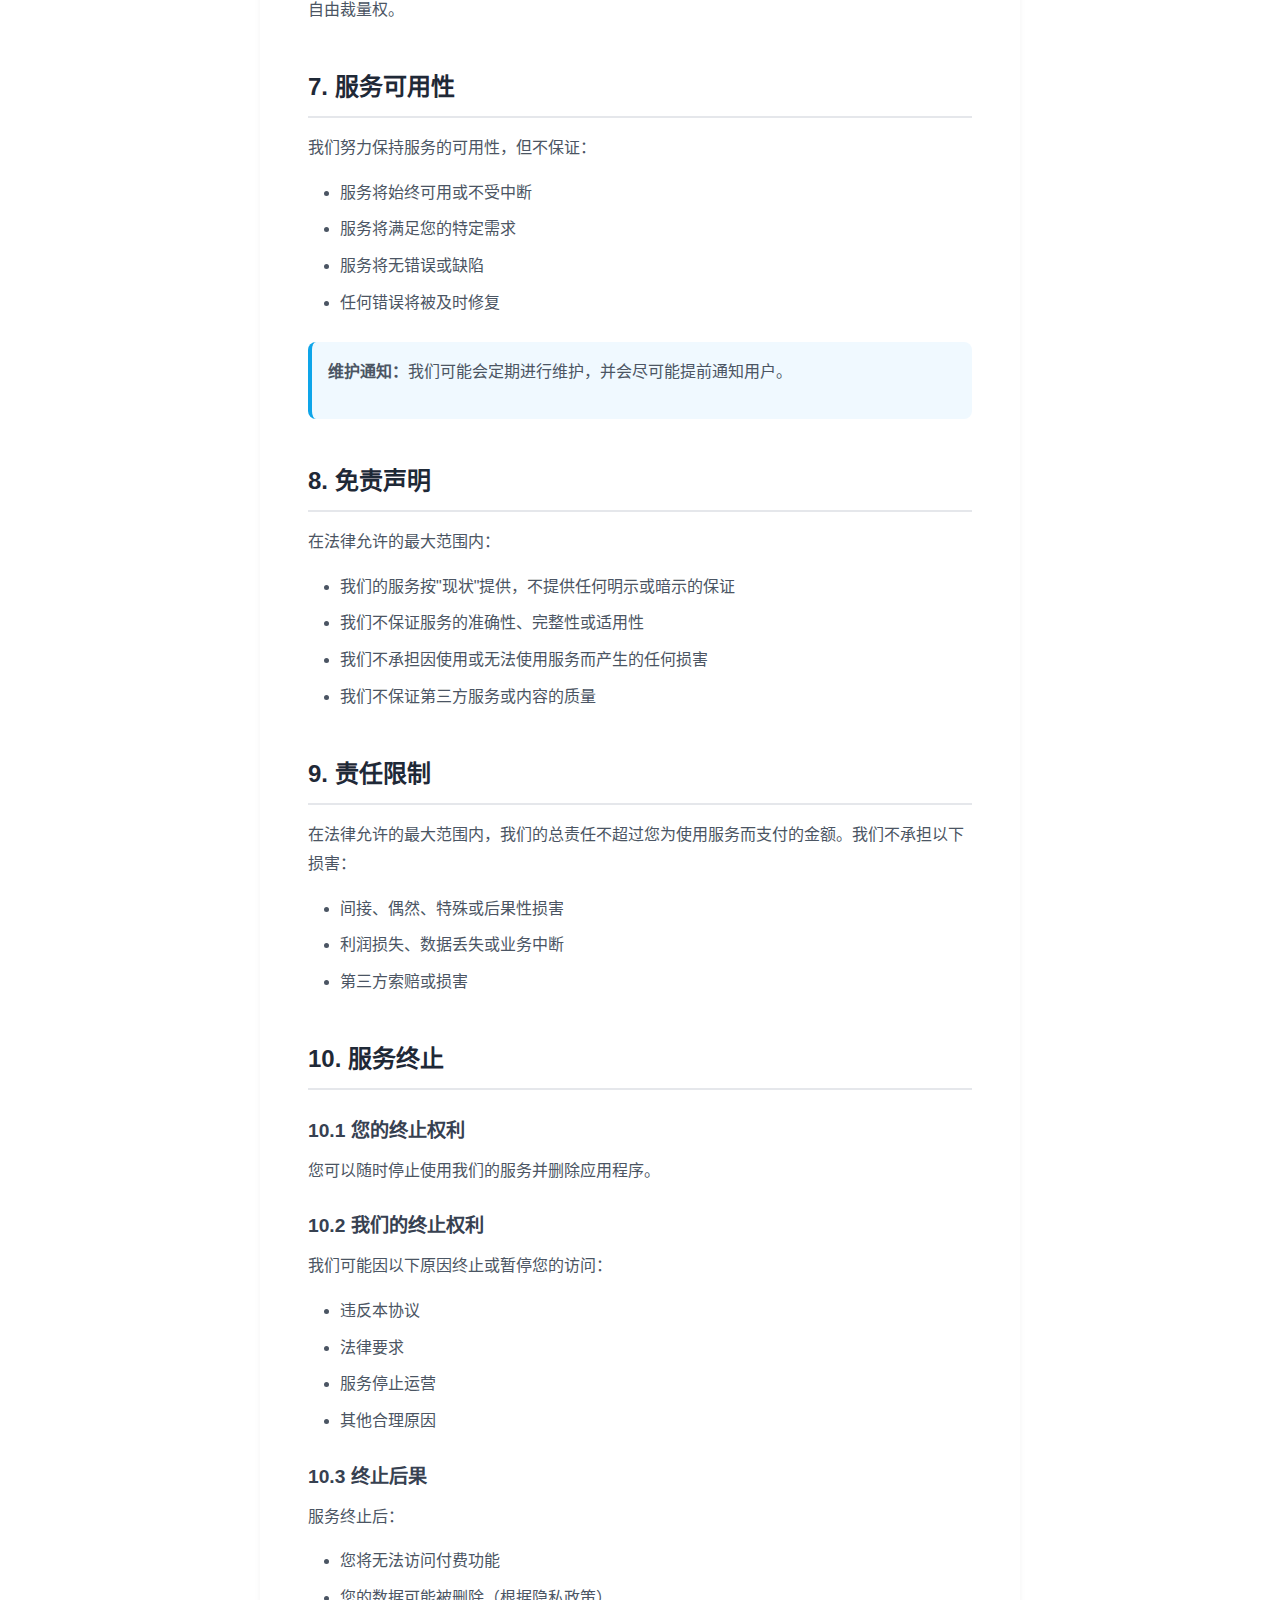
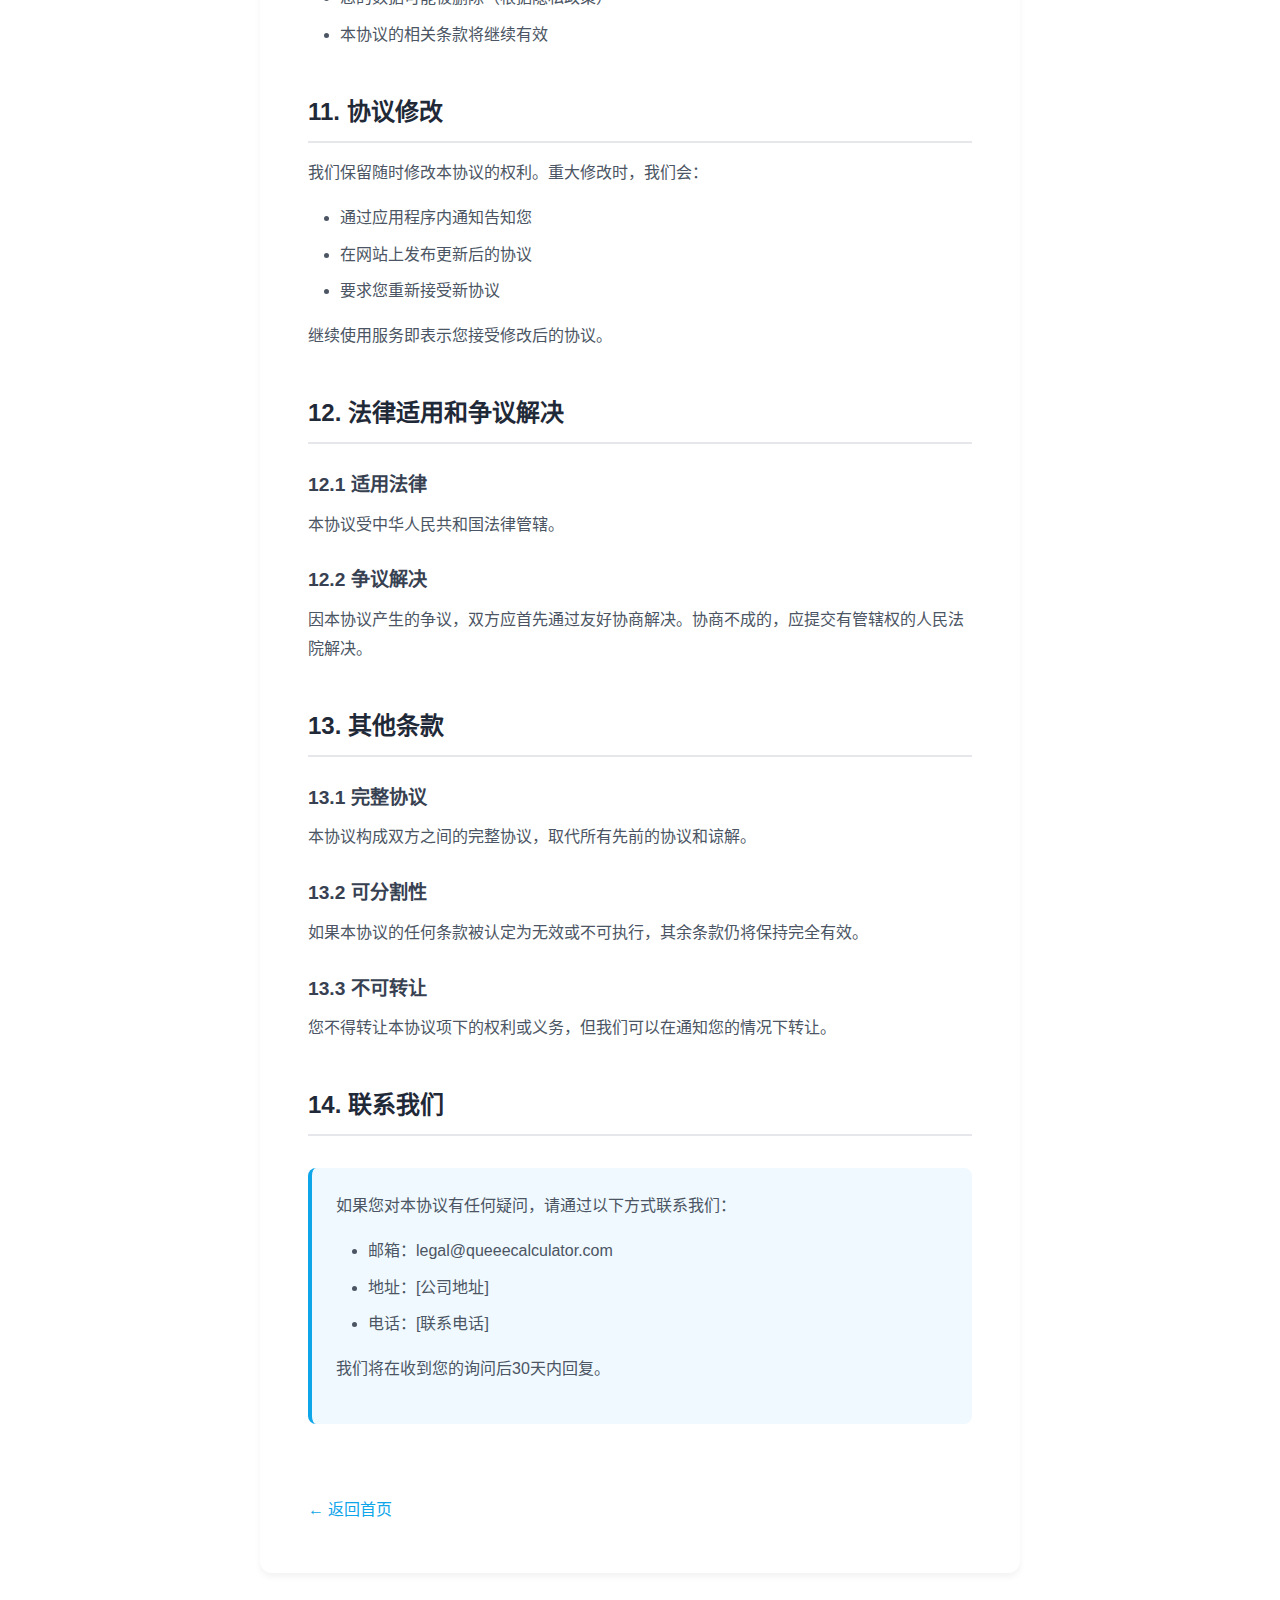
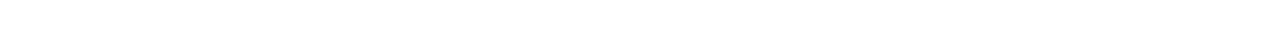
<file: terms.html>
<!DOCTYPE html>
<html lang="zh-CN">
<head>
    <meta charset="UTF-8">
    <meta name="viewport" content="width=device-width, initial-scale=1.0">
    <title>用户协议 - Queee Calculator</title>
    <meta name="description" content="Queee Calculator用户协议 - 了解使用我们服务的条款和条件">
    <link rel="stylesheet" href="styles.css">
    <link rel="icon" type="image/png" href="assets/icon/app_icon.png">
    <style>
        .terms-container {
            max-width: 800px;
            margin: 0 auto;
            padding: 120px 20px 80px;
        }
        
        .terms-header {
            text-align: center;
            margin-bottom: 3rem;
        }
        
        .terms-title {
            font-size: 2.5rem;
            font-weight: 700;
            color: #1f2937;
            margin-bottom: 1rem;
        }
        
        .terms-subtitle {
            font-size: 1.1rem;
            color: #6b7280;
        }
        
        .terms-content {
            background: white;
            padding: 3rem;
            border-radius: 12px;
            box-shadow: 0 4px 6px rgba(0, 0, 0, 0.05);
            line-height: 1.8;
        }
        
        .terms-section {
            margin-bottom: 2.5rem;
        }
        
        .terms-section h2 {
            font-size: 1.5rem;
            font-weight: 600;
            color: #1f2937;
            margin-bottom: 1rem;
            padding-bottom: 0.5rem;
            border-bottom: 2px solid #e5e7eb;
        }
        
        .terms-section h3 {
            font-size: 1.2rem;
            font-weight: 600;
            color: #374151;
            margin: 1.5rem 0 0.5rem;
        }
        
        .terms-section p {
            margin-bottom: 1rem;
            color: #4b5563;
        }
        
        .terms-section ul {
            margin: 1rem 0;
            padding-left: 2rem;
        }
        
        .terms-section li {
            margin-bottom: 0.5rem;
            color: #4b5563;
        }
        
        .terms-section ol {
            margin: 1rem 0;
            padding-left: 2rem;
        }
        
        .terms-section ol li {
            margin-bottom: 0.5rem;
            color: #4b5563;
        }
        
        .warning-box {
            background-color: #fef2f2;
            padding: 1rem;
            border-radius: 8px;
            border-left: 4px solid #ef4444;
            margin: 1.5rem 0;
        }
        
        .info-box {
            background-color: #f0f9ff;
            padding: 1rem;
            border-radius: 8px;
            border-left: 4px solid #0ea5e9;
            margin: 1.5rem 0;
        }
        
        .contact-info {
            background-color: #f0f9ff;
            padding: 1.5rem;
            border-radius: 8px;
            border-left: 4px solid #0ea5e9;
            margin: 2rem 0;
        }
        
        .back-link {
            display: inline-block;
            margin-top: 2rem;
            color: #0ea5e9;
            text-decoration: none;
            font-weight: 500;
        }
        
        .back-link:hover {
            text-decoration: underline;
        }
        
        @media (max-width: 768px) {
            .terms-container {
                padding: 100px 15px 60px;
            }
            
            .terms-content {
                padding: 2rem;
            }
            
            .terms-title {
                font-size: 2rem;
            }
        }
    </style>
</head>
<body>
    <!-- 导航栏 -->
    <nav class="navbar">
        <div class="nav-container">
            <div class="nav-logo">
                <img src="assets/icon/app_icon.png" alt="Queee Calculator" class="logo-img">
                <span class="logo-text">Queee Calculator</span>
            </div>
            <div class="nav-menu">
                <a href="index.html" class="nav-link">首页</a>
                <a href="index.html#features" class="nav-link">功能特性</a>
                <a href="index.html#download" class="nav-link">下载</a>
                <a href="privacy.html" class="nav-link">隐私政策</a>
            </div>
        </div>
    </nav>

    <div class="terms-container">
        <div class="terms-header">
            <h1 class="terms-title">用户协议</h1>
            <p class="terms-subtitle">最后更新日期：2025年1月</p>
        </div>

        <div class="terms-content">
            <div class="terms-section">
                <h2>1. 协议接受</h2>
                <p>
                    欢迎使用Queee Calculator！本用户协议（"协议"）是您与我们之间关于使用Queee Calculator应用程序及其相关服务的法律协议。
                </p>
                <p>
                    通过下载、安装、访问或使用我们的服务，您表示同意受本协议的约束。如果您不同意本协议的条款，请不要使用我们的服务。
                </p>
            </div>

            <div class="terms-section">
                <h2>2. 服务描述</h2>
                <p>Queee Calculator是一个AI驱动的个性化计算器应用程序，提供以下服务：</p>
                <ul>
                    <li>基础计算功能（加减乘除等）</li>
                    <li>科学计算功能（三角函数、对数、指数等）</li>
                    <li>AI功能设计师（用自然语言定制计算器功能）</li>
                    <li>图像生成工坊（个性化界面设计）</li>
                    <li>多平台同步服务</li>
                    <li>其他相关功能和服务</li>
                </ul>
            </div>

            <div class="terms-section">
                <h2>3. 用户账户</h2>
                
                <h3>3.1 账户创建</h3>
                <p>使用某些功能可能需要创建用户账户。您同意：</p>
                <ul>
                    <li>提供准确、完整和最新的信息</li>
                    <li>维护账户信息的安全性</li>
                    <li>对账户下的所有活动负责</li>
                    <li>及时通知我们任何未经授权的使用</li>
                </ul>

                <h3>3.2 账户安全</h3>
                <p>您有责任：</p>
                <ul>
                    <li>保护您的登录凭据</li>
                    <li>使用强密码</li>
                    <li>定期更新密码</li>
                    <li>不在公共设备上保存登录信息</li>
                </ul>
            </div>

            <div class="terms-section">
                <h2>4. 使用规则</h2>
                
                <h3>4.1 允许的使用</h3>
                <p>您可以：</p>
                <ul>
                    <li>在个人和商业用途中使用我们的服务</li>
                    <li>在多个设备上安装和使用应用程序</li>
                    <li>使用AI功能定制您的计算器</li>
                    <li>分享您的计算器配置（不包含敏感数据）</li>
                </ul>

                <h3>4.2 禁止的使用</h3>
                <div class="warning-box">
                    <p><strong>严禁以下行为：</strong></p>
                    <ul>
                        <li>逆向工程、反编译或反汇编应用程序</li>
                        <li>修改、篡改或破坏应用程序功能</li>
                        <li>使用自动化工具或脚本恶意使用服务</li>
                        <li>传播恶意软件或病毒</li>
                        <li>侵犯他人知识产权</li>
                        <li>进行任何非法或有害活动</li>
                        <li>干扰或破坏服务的安全性</li>
                        <li>创建虚假账户或冒充他人</li>
                    </ul>
                </div>
            </div>

            <div class="terms-section">
                <h2>5. 知识产权</h2>
                
                <h3>5.1 我们的权利</h3>
                <p>Queee Calculator及其所有相关内容（包括但不限于软件、设计、文本、图像、音频、视频等）均受知识产权法保护，归我们所有。</p>

                <h3>5.2 用户内容</h3>
                <p>您保留对您创建或上传到我们服务的任何内容的权利。但是，您授予我们使用、复制、修改、分发和展示这些内容的权利，以便提供和改进我们的服务。</p>

                <h3>5.3 AI生成内容</h3>
                <p>通过AI功能生成的内容可能受到第三方知识产权保护。您有责任确保使用这些内容不侵犯任何第三方权利。</p>
            </div>

            <div class="terms-section">
                <h2>6. 付费服务</h2>
                
                <h3>6.1 订阅和购买</h3>
                <p>某些功能可能需要付费订阅或一次性购买：</p>
                <ul>
                    <li>价格以应用程序内显示为准</li>
                    <li>付款通过相应的应用商店处理</li>
                    <li>订阅将自动续费，除非您取消</li>
                    <li>取消订阅后，付费功能将在当前计费周期结束时停止</li>
                </ul>

                <h3>6.2 退款政策</h3>
                <p>退款请求应通过相应的应用商店提出，并遵循其退款政策。我们保留在特殊情况下提供退款的自由裁量权。</p>
            </div>

            <div class="terms-section">
                <h2>7. 服务可用性</h2>
                <p>我们努力保持服务的可用性，但不保证：</p>
                <ul>
                    <li>服务将始终可用或不受中断</li>
                    <li>服务将满足您的特定需求</li>
                    <li>服务将无错误或缺陷</li>
                    <li>任何错误将被及时修复</li>
                </ul>
                
                <div class="info-box">
                    <p><strong>维护通知：</strong>我们可能会定期进行维护，并会尽可能提前通知用户。</p>
                </div>
            </div>

            <div class="terms-section">
                <h2>8. 免责声明</h2>
                <p>在法律允许的最大范围内：</p>
                <ul>
                    <li>我们的服务按"现状"提供，不提供任何明示或暗示的保证</li>
                    <li>我们不保证服务的准确性、完整性或适用性</li>
                    <li>我们不承担因使用或无法使用服务而产生的任何损害</li>
                    <li>我们不保证第三方服务或内容的质量</li>
                </ul>
            </div>

            <div class="terms-section">
                <h2>9. 责任限制</h2>
                <p>在法律允许的最大范围内，我们的总责任不超过您为使用服务而支付的金额。我们不承担以下损害：</p>
                <ul>
                    <li>间接、偶然、特殊或后果性损害</li>
                    <li>利润损失、数据丢失或业务中断</li>
                    <li>第三方索赔或损害</li>
                </ul>
            </div>

            <div class="terms-section">
                <h2>10. 服务终止</h2>
                
                <h3>10.1 您的终止权利</h3>
                <p>您可以随时停止使用我们的服务并删除应用程序。</p>

                <h3>10.2 我们的终止权利</h3>
                <p>我们可能因以下原因终止或暂停您的访问：</p>
                <ul>
                    <li>违反本协议</li>
                    <li>法律要求</li>
                    <li>服务停止运营</li>
                    <li>其他合理原因</li>
                </ul>

                <h3>10.3 终止后果</h3>
                <p>服务终止后：</p>
                <ul>
                    <li>您将无法访问付费功能</li>
                    <li>您的数据可能被删除（根据隐私政策）</li>
                    <li>本协议的相关条款将继续有效</li>
                </ul>
            </div>

            <div class="terms-section">
                <h2>11. 协议修改</h2>
                <p>我们保留随时修改本协议的权利。重大修改时，我们会：</p>
                <ul>
                    <li>通过应用程序内通知告知您</li>
                    <li>在网站上发布更新后的协议</li>
                    <li>要求您重新接受新协议</li>
                </ul>
                <p>继续使用服务即表示您接受修改后的协议。</p>
            </div>

            <div class="terms-section">
                <h2>12. 法律适用和争议解决</h2>
                
                <h3>12.1 适用法律</h3>
                <p>本协议受中华人民共和国法律管辖。</p>

                <h3>12.2 争议解决</h3>
                <p>因本协议产生的争议，双方应首先通过友好协商解决。协商不成的，应提交有管辖权的人民法院解决。</p>
            </div>

            <div class="terms-section">
                <h2>13. 其他条款</h2>
                
                <h3>13.1 完整协议</h3>
                <p>本协议构成双方之间的完整协议，取代所有先前的协议和谅解。</p>

                <h3>13.2 可分割性</h3>
                <p>如果本协议的任何条款被认定为无效或不可执行，其余条款仍将保持完全有效。</p>

                <h3>13.3 不可转让</h3>
                <p>您不得转让本协议项下的权利或义务，但我们可以在通知您的情况下转让。</p>
            </div>

            <div class="terms-section">
                <h2>14. 联系我们</h2>
                <div class="contact-info">
                    <p>如果您对本协议有任何疑问，请通过以下方式联系我们：</p>
                    <ul>
                        <li>邮箱：legal@queeecalculator.com</li>
                        <li>地址：[公司地址]</li>
                        <li>电话：[联系电话]</li>
                    </ul>
                    <p>我们将在收到您的询问后30天内回复。</p>
                </div>
            </div>

            <a href="index.html" class="back-link">← 返回首页</a>
        </div>
    </div>

    <script src="script.js"></script>
</body>
</html>
</file>
<file: styles.css>
/* 全局样式重置 */
* {
    margin: 0;
    padding: 0;
    box-sizing: border-box;
}

:root {
    /* 现代化配色方案 */
    --primary-gradient: linear-gradient(135deg, #667eea 0%, #764ba2 100%);
    --secondary-gradient: linear-gradient(135deg, #f093fb 0%, #f5576c 100%);
    --accent-gradient: linear-gradient(135deg, #4facfe 0%, #00f2fe 100%);
    --dark-gradient: linear-gradient(135deg, #2c3e50 0%, #34495e 100%);
    --glass-bg: rgba(255, 255, 255, 0.1);
    --glass-border: rgba(255, 255, 255, 0.2);
    --text-primary: #1a202c;
    --text-secondary: #4a5568;
    --text-muted: #718096;
    --bg-primary: #ffffff;
    --bg-secondary: #f7fafc;
    --bg-dark: #1a202c;
    --shadow-sm: 0 1px 3px rgba(0, 0, 0, 0.1);
    --shadow-md: 0 4px 6px rgba(0, 0, 0, 0.1);
    --shadow-lg: 0 10px 25px rgba(0, 0, 0, 0.15);
    --shadow-xl: 0 20px 40px rgba(0, 0, 0, 0.2);
    --border-radius: 16px;
    --border-radius-sm: 8px;
    --border-radius-lg: 24px;
}

body {
    font-family: 'Inter', -apple-system, BlinkMacSystemFont, 'Segoe UI', 'Roboto', 'Oxygen', 'Ubuntu', 'Cantarell', sans-serif;
    line-height: 1.6;
    color: var(--text-primary);
    background: var(--bg-primary);
    overflow-x: hidden;
}

.container {
    max-width: 1200px;
    margin: 0 auto;
    padding: 0 20px;
}

/* 导航栏样式 */
.navbar {
    position: fixed;
    top: 0;
    left: 0;
    right: 0;
    background: rgba(255, 255, 255, 0.8);
    backdrop-filter: blur(20px);
    -webkit-backdrop-filter: blur(20px);
    border-bottom: 1px solid rgba(255, 255, 255, 0.2);
    z-index: 1000;
    padding: 1.5rem 0;
    transition: all 0.3s ease;
}

.navbar.scrolled {
    background: rgba(255, 255, 255, 0.95);
    box-shadow: var(--shadow-md);
    padding: 1rem 0;
}

.nav-container {
    max-width: 1200px;
    margin: 0 auto;
    padding: 0 20px;
    display: flex;
    justify-content: space-between;
    align-items: center;
}

.nav-logo {
    display: flex;
    align-items: center;
    gap: 16px;
    transition: transform 0.3s ease;
}

.nav-logo:hover {
    transform: scale(1.05);
}

.logo-img {
    width: 40px;
    height: 40px;
    border-radius: var(--border-radius-sm);
    box-shadow: var(--shadow-sm);
    transition: all 0.3s ease;
}

.logo-img:hover {
    box-shadow: var(--shadow-md);
    transform: rotate(5deg);
}

.logo-text {
    font-size: 1.75rem;
    font-weight: 800;
    background: var(--primary-gradient);
    -webkit-background-clip: text;
    -webkit-text-fill-color: transparent;
    background-clip: text;
    letter-spacing: -0.02em;
}

.nav-menu {
    display: flex;
    gap: 2.5rem;
    align-items: center;
}

.nav-link {
    text-decoration: none;
    color: var(--text-secondary);
    font-weight: 600;
    font-size: 0.95rem;
    position: relative;
    transition: all 0.3s ease;
    padding: 0.5rem 1rem;
    border-radius: var(--border-radius-sm);
}

.nav-link:hover {
    color: var(--text-primary);
    background: rgba(102, 126, 234, 0.1);
    transform: translateY(-2px);
}

.nav-link::after {
    content: '';
    position: absolute;
    bottom: -2px;
    left: 50%;
    width: 0;
    height: 2px;
    background: var(--primary-gradient);
    transition: all 0.3s ease;
    transform: translateX(-50%);
}

.nav-link:hover::after {
    width: 80%;
}

/* 英雄区域样式 */
.hero {
    padding: 140px 0 100px;
    text-align: center;
    background: linear-gradient(135deg, #667eea 0%, #764ba2 50%, #f093fb 100%);
    color: white;
    position: relative;
    overflow: hidden;
}

.hero::before {
    content: '';
    position: absolute;
    top: 0;
    left: 0;
    right: 0;
    bottom: 0;
    background: url('data:image/svg+xml,<svg xmlns="http://www.w3.org/2000/svg" viewBox="0 0 100 100"><defs><pattern id="ai-pattern" width="50" height="50" patternUnits="userSpaceOnUse"><circle cx="25" cy="25" r="2" fill="rgba(102,126,234,0.1)"/><circle cx="10" cy="10" r="1" fill="rgba(240,147,251,0.1)"/><circle cx="40" cy="15" r="1.5" fill="rgba(79,172,254,0.1)"/><circle cx="15" cy="40" r="1" fill="rgba(102,126,234,0.1)"/><circle cx="35" cy="35" r="0.5" fill="rgba(240,147,251,0.1)"/></pattern></defs><rect width="100" height="100" fill="url(%23ai-pattern)"/></svg>');
    opacity: 0.4;
    animation: neuralNetwork 15s ease-in-out infinite;
}

.hero::after {
    content: '';
    position: absolute;
    top: 0;
    left: 0;
    right: 0;
    bottom: 0;
    background: linear-gradient(45deg, transparent 30%, rgba(102, 126, 234, 0.1) 50%, transparent 70%);
    animation: dataFlow 8s ease-in-out infinite;
    pointer-events: none;
}

@keyframes float {
    0%, 100% { transform: translateY(0px) rotate(0deg); }
    50% { transform: translateY(-20px) rotate(1deg); }
}

.hero-container {
    max-width: 900px;
    margin: 0 auto;
    padding: 0 20px;
    position: relative;
    z-index: 2;
}

.hero-title {
    font-size: 4rem;
    font-weight: 900;
    margin-bottom: 1.5rem;
    letter-spacing: -0.03em;
    background: linear-gradient(135deg, #ffffff 0%, #f0f9ff 100%);
    -webkit-background-clip: text;
    -webkit-text-fill-color: transparent;
    background-clip: text;
    text-shadow: 0 4px 8px rgba(0, 0, 0, 0.1);
    animation: fadeInUp 1s ease-out;
}

.hero-subtitle {
    font-size: 1.75rem;
    font-weight: 500;
    margin-bottom: 2.5rem;
    opacity: 0.95;
    color: rgba(255, 255, 255, 0.9);
    animation: fadeInUp 1s ease-out 0.2s both;
}

.hero-description {
    font-size: 1.2rem;
    line-height: 1.8;
    margin-bottom: 3.5rem;
    opacity: 0.85;
    max-width: 700px;
    margin-left: auto;
    margin-right: auto;
    color: rgba(255, 255, 255, 0.9);
    animation: fadeInUp 1s ease-out 0.4s both;
}

.hero-buttons {
    display: flex;
    gap: 1.5rem;
    justify-content: center;
    flex-wrap: wrap;
    animation: fadeInUp 1s ease-out 0.6s both;
}

/* 按钮样式 */
.btn {
    display: inline-flex;
    align-items: center;
    justify-content: center;
    padding: 16px 32px;
    border-radius: var(--border-radius);
    text-decoration: none;
    font-weight: 700;
    font-size: 1.1rem;
    transition: all 0.4s cubic-bezier(0.4, 0, 0.2, 1);
    border: none;
    cursor: pointer;
    position: relative;
    overflow: hidden;
    min-width: 160px;
    box-shadow: var(--shadow-lg);
}

.btn::before {
    content: '';
    position: absolute;
    top: 0;
    left: -100%;
    width: 100%;
    height: 100%;
    background: linear-gradient(90deg, transparent, rgba(255, 255, 255, 0.3), transparent);
    transition: left 0.6s ease;
}

.btn::after {
    content: '';
    position: absolute;
    top: 0;
    left: 0;
    right: 0;
    bottom: 0;
    background: linear-gradient(135deg, rgba(102, 126, 234, 0.1), rgba(240, 147, 251, 0.1));
    opacity: 0;
    transition: opacity 0.3s ease;
    border-radius: var(--border-radius);
}

.btn:hover::before {
    left: 100%;
}

.btn:hover::after {
    opacity: 1;
}

.btn-primary {
    background: var(--dark-gradient);
    color: white;
    border: 2px solid transparent;
}

.btn-primary:hover {
    transform: translateY(-4px) scale(1.02);
    box-shadow: var(--shadow-xl);
    background: linear-gradient(135deg, #1a202c 0%, #2d3748 100%);
}

.btn-secondary {
    background: rgba(255, 255, 255, 0.1);
    color: white;
    border: 2px solid rgba(255, 255, 255, 0.3);
    backdrop-filter: blur(10px);
}

.btn-secondary:hover {
    background: rgba(255, 255, 255, 0.2);
    border-color: rgba(255, 255, 255, 0.6);
    transform: translateY(-4px) scale(1.02);
    box-shadow: var(--shadow-xl);
}

/* 功能特性区域 */
.features {
    padding: 100px 0;
    background: linear-gradient(135deg, #f8fafc 0%, #e2e8f0 100%);
    position: relative;
}

.features::before {
    content: '';
    position: absolute;
    top: 0;
    left: 0;
    right: 0;
    bottom: 0;
    background: url('data:image/svg+xml,<svg xmlns="http://www.w3.org/2000/svg" viewBox="0 0 100 100"><defs><pattern id="dots" width="20" height="20" patternUnits="userSpaceOnUse"><circle cx="10" cy="10" r="1" fill="rgba(102,126,234,0.1)"/></pattern></defs><rect width="100" height="100" fill="url(%23dots)"/></svg>');
    opacity: 0.5;
}

.section-title {
    font-size: 3rem;
    font-weight: 800;
    text-align: center;
    margin-bottom: 1.5rem;
    background: var(--primary-gradient);
    -webkit-background-clip: text;
    -webkit-text-fill-color: transparent;
    background-clip: text;
    letter-spacing: -0.02em;
    position: relative;
    z-index: 2;
}

.section-subtitle {
    font-size: 1.3rem;
    text-align: center;
    color: var(--text-secondary);
    margin-bottom: 5rem;
    font-weight: 500;
    position: relative;
    z-index: 2;
}

.features-grid {
    display: grid;
    grid-template-columns: repeat(auto-fit, minmax(380px, 1fr));
    gap: 2.5rem;
    margin-top: 4rem;
    position: relative;
    z-index: 2;
}

.feature-card {
    background: rgba(255, 255, 255, 0.9);
    backdrop-filter: blur(20px);
    padding: 2.5rem;
    border-radius: var(--border-radius-lg);
    box-shadow: var(--shadow-lg);
    transition: all 0.4s cubic-bezier(0.4, 0, 0.2, 1);
    border: 1px solid rgba(255, 255, 255, 0.2);
    position: relative;
    overflow: hidden;
}

.feature-card::before {
    content: '';
    position: absolute;
    top: 0;
    left: 0;
    right: 0;
    height: 4px;
    background: var(--primary-gradient);
    transform: scaleX(0);
    transition: transform 0.4s ease;
}

.feature-card:hover::before {
    transform: scaleX(1);
}

.feature-card:hover {
    transform: translateY(-8px) scale(1.02);
    box-shadow: var(--shadow-xl);
    background: rgba(255, 255, 255, 0.95);
}

.feature-icon {
    width: 80px;
    height: 80px;
    background: var(--primary-gradient);
    border-radius: var(--border-radius);
    display: flex;
    align-items: center;
    justify-content: center;
    margin-bottom: 2rem;
    color: white;
    box-shadow: var(--shadow-md);
    transition: all 0.3s ease;
    position: relative;
    overflow: hidden;
}

.feature-icon::before {
    content: '';
    position: absolute;
    top: -50%;
    left: -50%;
    width: 200%;
    height: 200%;
    background: linear-gradient(45deg, transparent, rgba(255, 255, 255, 0.1), transparent);
    transform: rotate(45deg);
    transition: all 0.6s ease;
    opacity: 0;
}

.feature-icon::after {
    content: '';
    position: absolute;
    top: 0;
    left: 0;
    right: 0;
    bottom: 0;
    border-radius: var(--border-radius);
    background: linear-gradient(135deg, rgba(102, 126, 234, 0.2), rgba(240, 147, 251, 0.2));
    opacity: 0;
    transition: opacity 0.3s ease;
}

.feature-card:hover .feature-icon::before {
    opacity: 1;
    transform: rotate(45deg) translate(100%, 100%);
}

.feature-card:hover .feature-icon::after {
    opacity: 1;
}

.feature-card:hover .feature-icon {
    transform: scale(1.1) rotate(5deg);
    box-shadow: 0 0 30px rgba(102, 126, 234, 0.4), var(--shadow-lg);
    animation: aiGlow 2s ease-in-out infinite;
}

.feature-title {
    font-size: 1.6rem;
    font-weight: 700;
    margin-bottom: 1.2rem;
    color: var(--text-primary);
    letter-spacing: -0.01em;
}

.feature-description {
    color: var(--text-secondary);
    line-height: 1.7;
    font-size: 1rem;
}

/* 下载区域 */
.download {
    padding: 100px 0;
    background: var(--bg-dark);
    color: white;
    position: relative;
    overflow: hidden;
}

.download::before {
    content: '';
    position: absolute;
    top: 0;
    left: 0;
    right: 0;
    bottom: 0;
    background: linear-gradient(135deg, #1a202c 0%, #2d3748 50%, #4a5568 100%);
    opacity: 0.9;
}

.download .section-title {
    color: white;
    background: linear-gradient(135deg, #ffffff 0%, #e2e8f0 100%);
    -webkit-background-clip: text;
    -webkit-text-fill-color: transparent;
    background-clip: text;
}

.download .section-subtitle {
    color: rgba(255, 255, 255, 0.8);
}

.download-grid {
    display: grid;
    grid-template-columns: repeat(auto-fit, minmax(300px, 1fr));
    gap: 3rem;
    margin-top: 4rem;
    max-width: 800px;
    margin-left: auto;
    margin-right: auto;
    position: relative;
    z-index: 2;
}

.download-card {
    background: rgba(255, 255, 255, 0.1);
    backdrop-filter: blur(20px);
    padding: 3rem 2rem;
    border-radius: var(--border-radius-lg);
    text-align: center;
    border: 1px solid rgba(255, 255, 255, 0.2);
    transition: all 0.4s cubic-bezier(0.4, 0, 0.2, 1);
    position: relative;
    overflow: hidden;
}

.download-card::before {
    content: '';
    position: absolute;
    top: 0;
    left: 0;
    right: 0;
    bottom: 0;
    background: var(--accent-gradient);
    opacity: 0;
    transition: opacity 0.4s ease;
}

.download-card:hover::before {
    opacity: 0.1;
}

.download-card:hover {
    transform: translateY(-8px) scale(1.05);
    box-shadow: 0 25px 50px rgba(0, 0, 0, 0.3);
    background: rgba(255, 255, 255, 0.15);
    border-color: rgba(255, 255, 255, 0.3);
}

.download-icon {
    width: 80px;
    height: 80px;
    background: var(--accent-gradient);
    border-radius: var(--border-radius);
    display: flex;
    align-items: center;
    justify-content: center;
    margin: 0 auto 2rem;
    color: white;
    box-shadow: var(--shadow-lg);
    transition: all 0.3s ease;
    position: relative;
    z-index: 2;
}

.download-card:hover .download-icon {
    transform: scale(1.1) rotate(10deg);
    box-shadow: 0 0 40px rgba(79, 172, 254, 0.5), var(--shadow-xl);
    animation: aiGlow 3s ease-in-out infinite;
}

.download-card h3 {
    font-size: 1.8rem;
    font-weight: 700;
    margin-bottom: 0.8rem;
    color: white;
    position: relative;
    z-index: 2;
}

.download-card p {
    color: rgba(255, 255, 255, 0.8);
    margin-bottom: 2rem;
    font-size: 1.1rem;
    position: relative;
    z-index: 2;
}

/* 页脚样式 */
.footer {
    background: var(--dark-gradient);
    color: white;
    padding: 4rem 0 2rem;
    position: relative;
    overflow: hidden;
}

.footer::before {
    content: '';
    position: absolute;
    top: 0;
    left: 0;
    right: 0;
    bottom: 0;
    background: url('data:image/svg+xml,<svg xmlns="http://www.w3.org/2000/svg" viewBox="0 0 100 100"><defs><pattern id="footer-dots" width="10" height="10" patternUnits="userSpaceOnUse"><circle cx="5" cy="5" r="0.5" fill="rgba(255,255,255,0.1)"/></pattern></defs><rect width="100" height="100" fill="url(%23footer-dots)"/></svg>');
    opacity: 0.3;
}

.footer-content {
    display: flex;
    justify-content: space-between;
    align-items: center;
    margin-bottom: 3rem;
    position: relative;
    z-index: 2;
}

.footer-logo {
    display: flex;
    align-items: center;
    gap: 16px;
}

.footer-logo .logo-text {
    color: white;
    font-size: 1.5rem;
    font-weight: 800;
}

.footer-logo .logo-img {
    width: 40px;
    height: 40px;
    border-radius: var(--border-radius-sm);
    box-shadow: var(--shadow-md);
}

.footer-links {
    display: flex;
    gap: 2.5rem;
}

.footer-links a {
    color: rgba(255, 255, 255, 0.8);
    text-decoration: none;
    font-weight: 500;
    transition: all 0.3s ease;
    padding: 0.5rem 1rem;
    border-radius: var(--border-radius-sm);
}

.footer-links a:hover {
    color: white;
    background: rgba(255, 255, 255, 0.1);
    transform: translateY(-2px);
}

.footer-bottom {
    text-align: center;
    padding-top: 2rem;
    border-top: 1px solid rgba(255, 255, 255, 0.2);
    color: rgba(255, 255, 255, 0.6);
    position: relative;
    z-index: 2;
}

/* 响应式设计 */
@media (max-width: 768px) {
    .nav-menu {
        display: none;
    }
    
    .hero-title {
        font-size: 2.5rem;
    }
    
    .hero-subtitle {
        font-size: 1.2rem;
    }
    
    .hero-buttons {
        flex-direction: column;
        align-items: center;
    }
    
    .features-grid {
        grid-template-columns: 1fr;
    }
    
    .download-grid {
        grid-template-columns: repeat(auto-fit, minmax(200px, 1fr));
    }
    
    .footer-content {
        flex-direction: column;
        gap: 1rem;
        text-align: center;
    }
    
    .footer-links {
        flex-wrap: wrap;
        justify-content: center;
    }
}

@media (max-width: 480px) {
    .hero {
        padding: 100px 0 60px;
    }
    
    .hero-title {
        font-size: 2rem;
    }
    
    .section-title {
        font-size: 2rem;
    }
    
    .feature-card,
    .download-card {
        padding: 1.5rem;
    }
}

/* 平滑滚动 */
html {
    scroll-behavior: smooth;
}

/* 加载动画 */
@keyframes fadeInUp {
    from {
        opacity: 0;
        transform: translateY(30px);
    }
    to {
        opacity: 1;
        transform: translateY(0);
    }
}

@keyframes slideInLeft {
    from {
        opacity: 0;
        transform: translateX(-50px);
    }
    to {
        opacity: 1;
        transform: translateX(0);
    }
}

@keyframes slideInRight {
    from {
        opacity: 0;
        transform: translateX(50px);
    }
    to {
        opacity: 1;
        transform: translateX(0);
    }
}

@keyframes pulse {
    0%, 100% {
        transform: scale(1);
    }
    50% {
        transform: scale(1.05);
    }
}

@keyframes aiGlow {
    0%, 100% {
        box-shadow: 0 0 20px rgba(102, 126, 234, 0.3);
    }
    50% {
        box-shadow: 0 0 40px rgba(102, 126, 234, 0.6), 0 0 60px rgba(240, 147, 251, 0.3);
    }
}

@keyframes neuralNetwork {
    0% {
        transform: translateY(0px) rotate(0deg);
        opacity: 0.3;
    }
    25% {
        transform: translateY(-10px) rotate(90deg);
        opacity: 0.6;
    }
    50% {
        transform: translateY(-20px) rotate(180deg);
        opacity: 0.9;
    }
    75% {
        transform: translateY(-10px) rotate(270deg);
        opacity: 0.6;
    }
    100% {
        transform: translateY(0px) rotate(360deg);
        opacity: 0.3;
    }
}

@keyframes dataFlow {
    0% {
        transform: translateX(-100%);
        opacity: 0;
    }
    50% {
        opacity: 1;
    }
    100% {
        transform: translateX(100%);
        opacity: 0;
    }
}

@keyframes matrixRain {
    0% {
        transform: translateY(-100vh);
        opacity: 0;
    }
    10% {
        opacity: 1;
    }
    90% {
        opacity: 1;
    }
    100% {
        transform: translateY(100vh);
        opacity: 0;
    }
}

@keyframes hologram {
    0%, 100% {
        opacity: 0.8;
        transform: scale(1);
    }
    50% {
        opacity: 1;
        transform: scale(1.02);
    }
}

@keyframes circuitPulse {
    0%, 100% {
        stroke-dashoffset: 0;
    }
    50% {
        stroke-dashoffset: 20;
    }
}

.feature-card,
.download-card {
    animation: fadeInUp 0.8s ease-out;
}

.nav-logo {
    animation: slideInLeft 0.8s ease-out;
}

.nav-menu {
    animation: slideInRight 0.8s ease-out;
}

/* 滚动条样式 */
::-webkit-scrollbar {
    width: 8px;
}

::-webkit-scrollbar-track {
    background: #f1f1f1;
}

::-webkit-scrollbar-thumb {
    background: #c1c1c1;
    border-radius: 4px;
}

::-webkit-scrollbar-thumb:hover {
    background: #a8a8a8;
}
</file>
